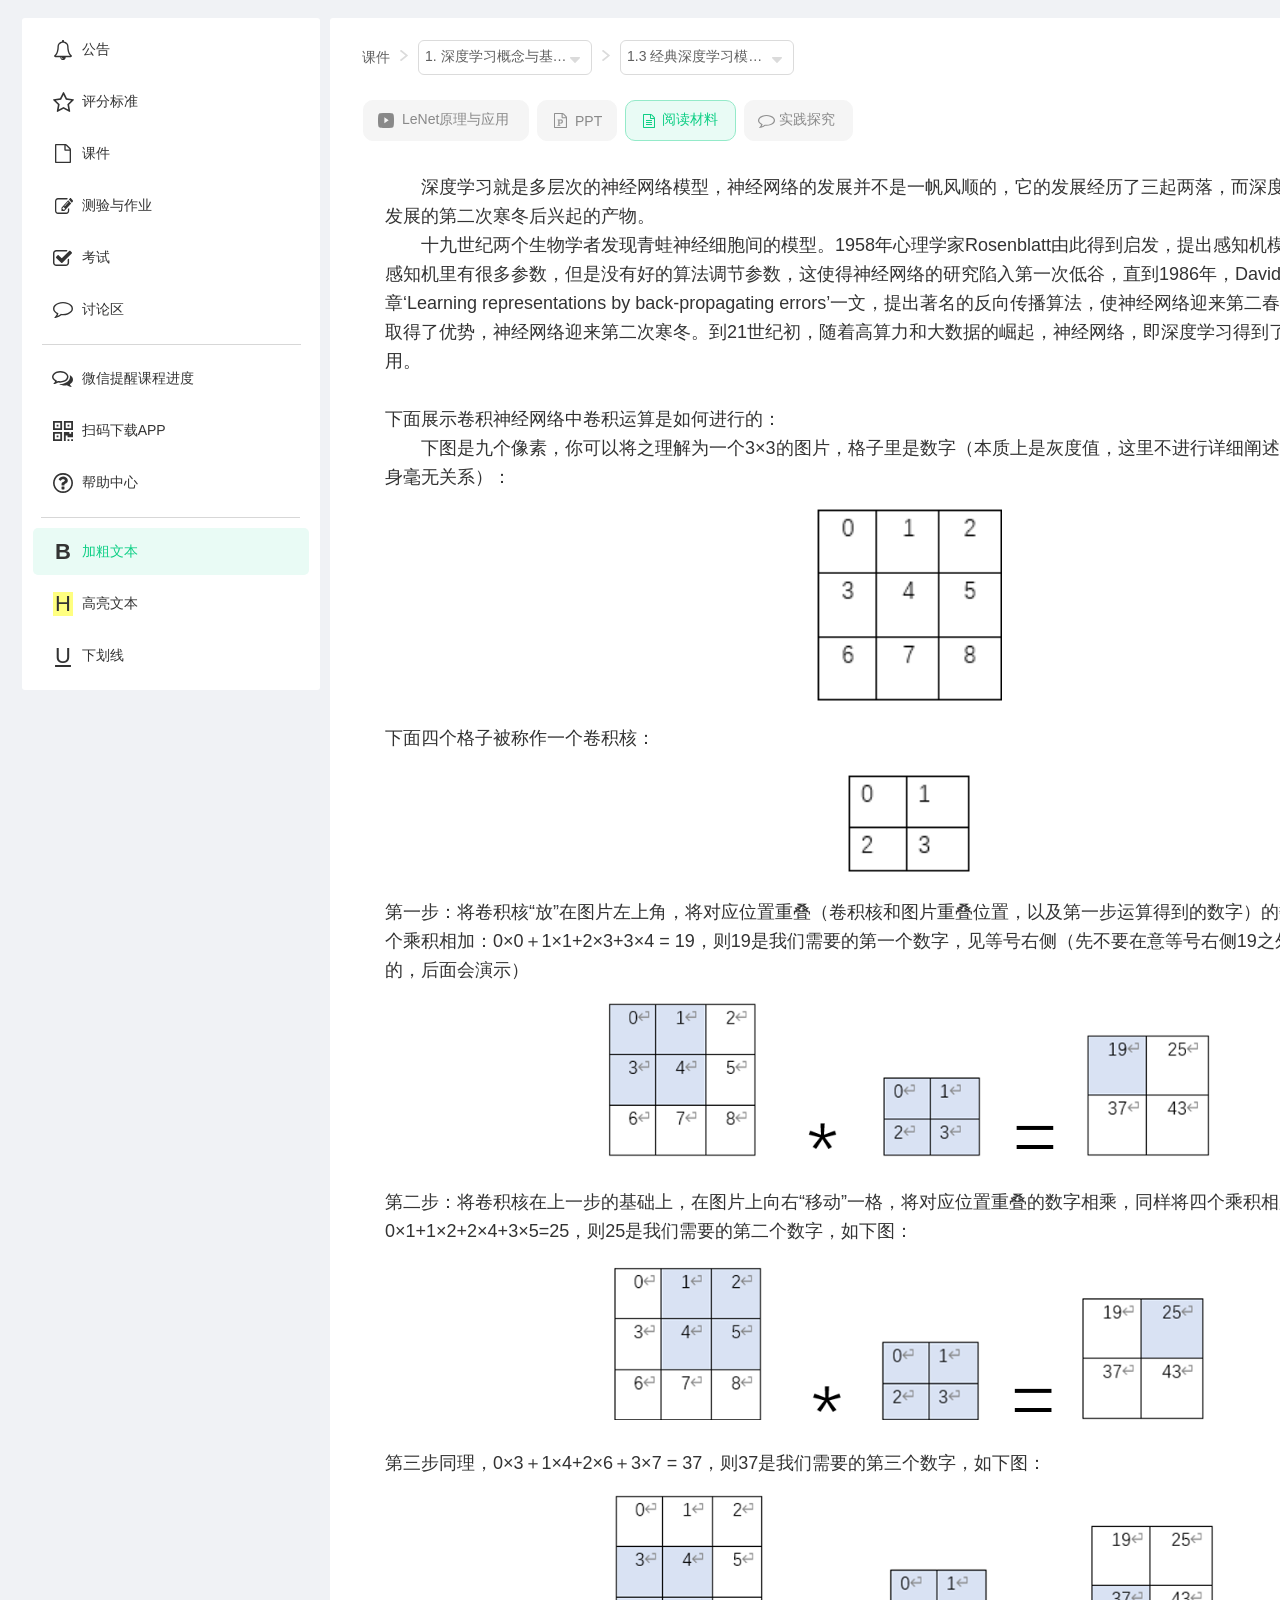
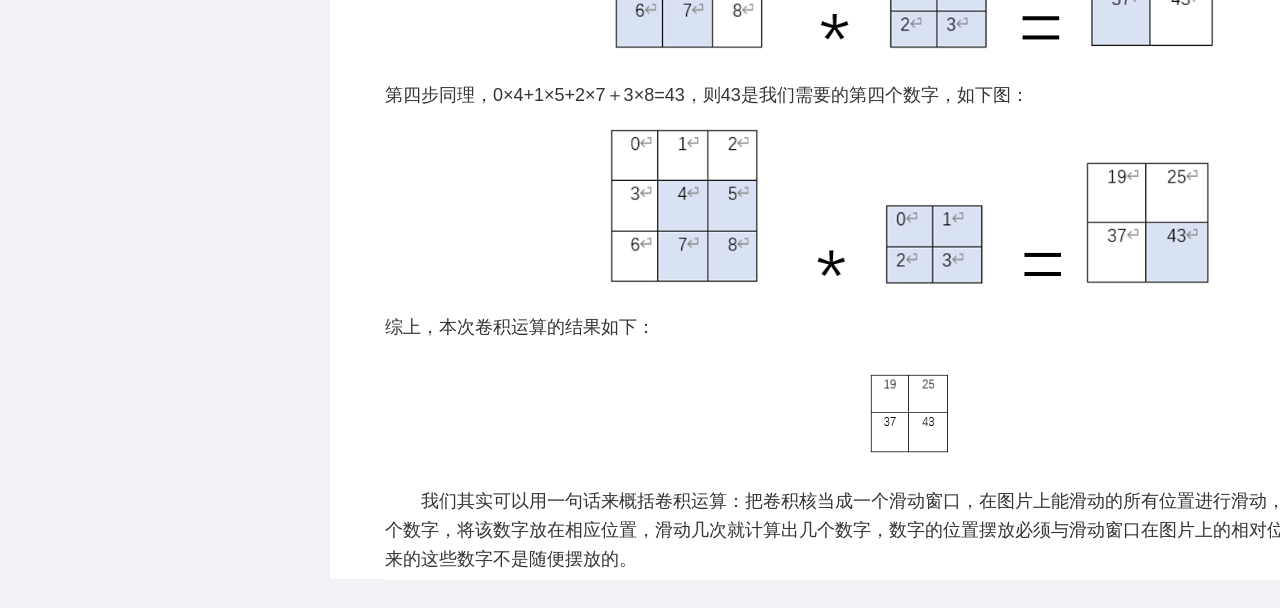
<file: index.html>
﻿<!DOCTYPE html>
<html>
  <head>
    <title>Page 1</title>
    <meta http-equiv="X-UA-Compatible" content="IE=edge"/>
    <meta http-equiv="content-type" content="text/html; charset=utf-8"/>
    <link href="resources/css/axure_rp_page.css" type="text/css" rel="stylesheet"/>
    <link href="data/styles.css" type="text/css" rel="stylesheet"/>
    <link href="files/page_1/styles.css" type="text/css" rel="stylesheet"/>
    <script src="resources/scripts/jquery-3.2.1.min.js"></script>
    <script src="resources/scripts/axure/axQuery.js"></script>
    <script src="resources/scripts/axure/globals.js"></script>
    <script src="resources/scripts/axutils.js"></script>
    <script src="resources/scripts/axure/annotation.js"></script>
    <script src="resources/scripts/axure/axQuery.std.js"></script>
    <script src="resources/scripts/axure/doc.js"></script>
    <script src="resources/scripts/messagecenter.js"></script>
    <script src="resources/scripts/axure/events.js"></script>
    <script src="resources/scripts/axure/recording.js"></script>
    <script src="resources/scripts/axure/action.js"></script>
    <script src="resources/scripts/axure/expr.js"></script>
    <script src="resources/scripts/axure/geometry.js"></script>
    <script src="resources/scripts/axure/flyout.js"></script>
    <script src="resources/scripts/axure/model.js"></script>
    <script src="resources/scripts/axure/repeater.js"></script>
    <script src="resources/scripts/axure/sto.js"></script>
    <script src="resources/scripts/axure/utils.temp.js"></script>
    <script src="resources/scripts/axure/variables.js"></script>
    <script src="resources/scripts/axure/drag.js"></script>
    <script src="resources/scripts/axure/move.js"></script>
    <script src="resources/scripts/axure/visibility.js"></script>
    <script src="resources/scripts/axure/style.js"></script>
    <script src="resources/scripts/axure/adaptive.js"></script>
    <script src="resources/scripts/axure/tree.js"></script>
    <script src="resources/scripts/axure/init.temp.js"></script>
    <script src="resources/scripts/axure/legacy.js"></script>
    <script src="resources/scripts/axure/viewer.js"></script>
    <script src="resources/scripts/axure/math.js"></script>
    <script src="resources/scripts/axure/jquery.nicescroll.min.js"></script>
    <script src="data/document.js"></script>
    <script src="files/page_1/data.js"></script>
    <script type="text/javascript">
      $axure.utils.getTransparentGifPath = function() { return 'resources/images/transparent.gif'; };
      $axure.utils.getOtherPath = function() { return 'resources/Other.html'; };
      $axure.utils.getReloadPath = function() { return 'resources/reload.html'; };
    </script>
  </head>
  <body>
    <div id="base" class="">

      <!-- Unnamed (矩形) -->
      <div id="u0" class="ax_default box_1">
        <div id="u0_div" class=""></div>
        <div id="u0_text" class="text " style="display:none; visibility: hidden">
          <p></p>
        </div>
      </div>

      <!-- Unnamed (矩形) -->
      <div id="u1" class="ax_default box_1">
        <img id="u1_img" class="img " src="images/page_1/u1.svg"/>
        <div id="u1_text" class="text " style="display:none; visibility: hidden">
          <p></p>
        </div>
      </div>

      <!-- Unnamed (动态面板) -->
      <div id="u2" class="ax_default">
        <div id="u2_state0" class="panel_state" data-label="状态 1" style="">
          <div id="u2_state0_content" class="panel_state_content">

            <!-- Unnamed (矩形) -->
            <div id="u3" class="ax_default box_1">
              <img id="u3_img" class="img " src="images/page_1/u3.svg"/>
              <div id="u3_text" class="text " style="display:none; visibility: hidden">
                <p></p>
              </div>
            </div>

            <!-- Unnamed (组合) -->
            <div id="u4" class="ax_default" selectiongroup="项目" data-left="12" data-top="269" data-width="276" data-height="47" layer-opacity="1">

              <!-- Unnamed (矩形) -->
              <div id="u5" class="ax_default button">
                <div id="u5_div" class=""></div>
                <div id="u5_text" class="text ">
                  <p><span>&nbsp;&nbsp; &nbsp; &nbsp; &nbsp; &nbsp;&nbsp; 讨论区</span></p>
                </div>
              </div>

              <!-- Unnamed (形状) -->
              <div id="u6" class="ax_default icon">
                <img id="u6_img" class="img " src="images/page_1/u6.svg"/>
                <div id="u6_text" class="text " style="display:none; visibility: hidden">
                  <p></p>
                </div>
              </div>
            </div>

            <!-- Unnamed (组合) -->
            <div id="u7" class="ax_default" data-left="12" data-top="338" data-width="276" data-height="47" layer-opacity="1">

              <!-- Unnamed (矩形) -->
              <div id="u8" class="ax_default button">
                <div id="u8_div" class=""></div>
                <div id="u8_text" class="text ">
                  <p><span>&nbsp;&nbsp; &nbsp; &nbsp; &nbsp; &nbsp;&nbsp; 微信提醒课程进度</span></p>
                </div>
              </div>

              <!-- Unnamed (形状) -->
              <div id="u9" class="ax_default icon">
                <img id="u9_img" class="img " src="images/page_1/u9.svg"/>
                <div id="u9_text" class="text " style="display:none; visibility: hidden">
                  <p></p>
                </div>
              </div>
            </div>

            <!-- Unnamed (组合) -->
            <div id="u10" class="ax_default" data-left="12" data-top="390" data-width="276" data-height="47" layer-opacity="1">

              <!-- Unnamed (矩形) -->
              <div id="u11" class="ax_default button">
                <div id="u11_div" class=""></div>
                <div id="u11_text" class="text ">
                  <p><span>&nbsp;&nbsp; &nbsp; &nbsp; &nbsp; &nbsp;&nbsp; 扫码下载APP</span></p>
                </div>
              </div>

              <!-- Unnamed (形状) -->
              <div id="u12" class="ax_default icon">
                <img id="u12_img" class="img " src="images/page_1/u12.svg"/>
                <div id="u12_text" class="text " style="display:none; visibility: hidden">
                  <p></p>
                </div>
              </div>
            </div>

            <!-- Unnamed (组合) -->
            <div id="u13" class="ax_default" data-left="12" data-top="442" data-width="276" data-height="47" layer-opacity="1">

              <!-- Unnamed (矩形) -->
              <div id="u14" class="ax_default button">
                <div id="u14_div" class=""></div>
                <div id="u14_text" class="text ">
                  <p><span>&nbsp;&nbsp; &nbsp; &nbsp; &nbsp; &nbsp;&nbsp; 帮助中心</span></p>
                </div>
              </div>

              <!-- Unnamed (形状) -->
              <div id="u15" class="ax_default icon">
                <img id="u15_img" class="img " src="images/page_1/u15.svg"/>
                <div id="u15_text" class="text " style="display:none; visibility: hidden">
                  <p></p>
                </div>
              </div>
            </div>

            <!-- Unnamed (直线) -->
            <div id="u16" class="ax_default line">
              <img id="u16_img" class="img " src="images/page_1/u16.svg"/>
              <div id="u16_text" class="text " style="display:none; visibility: hidden">
                <p></p>
              </div>
            </div>

            <!-- Unnamed (直线) -->
            <div id="u17" class="ax_default line">
              <img id="u17_img" class="img " src="images/page_1/u16.svg"/>
              <div id="u17_text" class="text " style="display:none; visibility: hidden">
                <p></p>
              </div>
            </div>

            <!-- Unnamed (组合) -->
            <div id="u18" class="ax_default" selectiongroup="项目" data-left="12" data-top="9" data-width="276" data-height="47" layer-opacity="1">

              <!-- Unnamed (矩形) -->
              <div id="u19" class="ax_default button">
                <div id="u19_div" class=""></div>
                <div id="u19_text" class="text ">
                  <p><span>&nbsp;&nbsp; &nbsp; &nbsp; &nbsp; &nbsp;&nbsp; 公告</span></p>
                </div>
              </div>

              <!-- Unnamed (形状) -->
              <div id="u20" class="ax_default icon">
                <img id="u20_img" class="img " src="images/page_1/u20.svg"/>
                <div id="u20_text" class="text " style="display:none; visibility: hidden">
                  <p></p>
                </div>
              </div>
            </div>

            <!-- Unnamed (组合) -->
            <div id="u21" class="ax_default" selectiongroup="项目" data-left="12" data-top="113" data-width="276" data-height="47" layer-opacity="1">

              <!-- Unnamed (矩形) -->
              <div id="u22" class="ax_default button">
                <div id="u22_div" class=""></div>
                <div id="u22_text" class="text ">
                  <p><span>&nbsp;&nbsp; &nbsp; &nbsp; &nbsp; &nbsp;&nbsp; 课件</span></p>
                </div>
              </div>

              <!-- Unnamed (形状) -->
              <div id="u23" class="ax_default icon">
                <img id="u23_img" class="img " src="images/page_1/u23.svg"/>
                <div id="u23_text" class="text " style="display:none; visibility: hidden">
                  <p></p>
                </div>
              </div>
            </div>

            <!-- Unnamed (组合) -->
            <div id="u24" class="ax_default" selectiongroup="项目" data-left="12" data-top="61" data-width="276" data-height="47" layer-opacity="1">

              <!-- Unnamed (矩形) -->
              <div id="u25" class="ax_default button">
                <div id="u25_div" class=""></div>
                <div id="u25_text" class="text ">
                  <p><span>&nbsp;&nbsp; &nbsp; &nbsp; &nbsp; &nbsp;&nbsp; 评分标准</span></p>
                </div>
              </div>

              <!-- Unnamed (形状) -->
              <div id="u26" class="ax_default icon">
                <img id="u26_img" class="img " src="images/page_1/u26.svg"/>
                <div id="u26_text" class="text " style="display:none; visibility: hidden">
                  <p></p>
                </div>
              </div>
            </div>

            <!-- Unnamed (组合) -->
            <div id="u27" class="ax_default" selectiongroup="项目" data-left="12" data-top="165" data-width="276" data-height="47" layer-opacity="1">

              <!-- Unnamed (矩形) -->
              <div id="u28" class="ax_default button">
                <div id="u28_div" class=""></div>
                <div id="u28_text" class="text ">
                  <p><span>&nbsp;&nbsp; &nbsp; &nbsp; &nbsp; &nbsp;&nbsp; 测验与作业</span></p>
                </div>
              </div>

              <!-- Unnamed (形状) -->
              <div id="u29" class="ax_default icon">
                <img id="u29_img" class="img " src="images/page_1/u29.svg"/>
                <div id="u29_text" class="text " style="display:none; visibility: hidden">
                  <p></p>
                </div>
              </div>
            </div>

            <!-- Unnamed (组合) -->
            <div id="u30" class="ax_default" selectiongroup="项目" data-left="12" data-top="217" data-width="276" data-height="47" layer-opacity="1">

              <!-- Unnamed (矩形) -->
              <div id="u31" class="ax_default button">
                <div id="u31_div" class=""></div>
                <div id="u31_text" class="text ">
                  <p><span>&nbsp;&nbsp; &nbsp; &nbsp; &nbsp; &nbsp;&nbsp; 考试</span></p>
                </div>
              </div>

              <!-- Unnamed (形状) -->
              <div id="u32" class="ax_default icon">
                <img id="u32_img" class="img " src="images/page_1/u32.svg"/>
                <div id="u32_text" class="text " style="display:none; visibility: hidden">
                  <p></p>
                </div>
              </div>
            </div>

            <!-- Unnamed (组合) -->
            <div id="u33" class="ax_default" data-left="12" data-top="511" data-width="276" data-height="47" layer-opacity="1">

              <!-- Unnamed (矩形) -->
              <div id="u34" class="ax_default button selected" selectiongroup="线索">
                <div id="u34_div" class="selected"></div>
                <div id="u34_text" class="text ">
                  <p><span>&nbsp;&nbsp; &nbsp; &nbsp; &nbsp; &nbsp;&nbsp; 加粗文本</span></p>
                </div>
              </div>

              <!-- Unnamed (矩形) -->
              <div id="u35" class="ax_default _一级标题">
                <div id="u35_div" class=""></div>
                <div id="u35_text" class="text ">
                  <p><span>B</span></p>
                </div>
              </div>
            </div>

            <!-- Unnamed (组合) -->
            <div id="u36" class="ax_default" data-left="12" data-top="615" data-width="276" data-height="47" layer-opacity="1">

              <!-- Unnamed (矩形) -->
              <div id="u37" class="ax_default button" selectiongroup="线索">
                <div id="u37_div" class=""></div>
                <div id="u37_text" class="text ">
                  <p><span>&nbsp;&nbsp; &nbsp; &nbsp; &nbsp; &nbsp;&nbsp; 下划线</span></p>
                </div>
              </div>

              <!-- Unnamed (矩形) -->
              <div id="u38" class="ax_default _一级标题">
                <div id="u38_div" class=""></div>
                <div id="u38_text" class="text ">
                  <p><span style="text-decoration:underline ;">U</span></p>
                </div>
              </div>
            </div>

            <!-- Unnamed (组合) -->
            <div id="u39" class="ax_default" data-left="12" data-top="563" data-width="276" data-height="47" layer-opacity="1">

              <!-- Unnamed (矩形) -->
              <div id="u40" class="ax_default button" selectiongroup="线索">
                <div id="u40_div" class=""></div>
                <div id="u40_text" class="text ">
                  <p><span>&nbsp;&nbsp; &nbsp; &nbsp; &nbsp; &nbsp;&nbsp; 高亮文本</span></p>
                </div>
              </div>

              <!-- Unnamed (矩形) -->
              <div id="u41" class="ax_default _一级标题">
                <div id="u41_div" class=""></div>
                <div id="u41_text" class="text ">
                  <p><span>H</span></p>
                </div>
              </div>
            </div>
          </div>
        </div>
      </div>

      <!-- Unnamed (矩形) -->
      <div id="u42" class="ax_default label">
        <div id="u42_div" class=""></div>
        <div id="u42_text" class="text ">
          <p><span>课件</span></p>
        </div>
      </div>

      <!-- Unnamed (矩形) -->
      <div id="u43" class="ax_default box_1">
        <div id="u43_div" class=""></div>
        <div id="u43_text" class="text ">
          <p><span>向老师提问</span></p>
        </div>
      </div>

      <!-- Unnamed (形状) -->
      <div id="u44" class="ax_default icon">
        <img id="u44_img" class="img " src="images/page_1/u44.svg"/>
        <div id="u44_text" class="text " style="display:none; visibility: hidden">
          <p></p>
        </div>
      </div>

      <!-- Unnamed (形状) -->
      <div id="u45" class="ax_default icon">
        <img id="u45_img" class="img " src="images/page_1/u44.svg"/>
        <div id="u45_text" class="text " style="display:none; visibility: hidden">
          <p></p>
        </div>
      </div>

      <!-- Unnamed (组合) -->
      <div id="u46" class="ax_default" data-left="429" data-top="40" data-width="174" data-height="35" layer-opacity="1">

        <!-- Unnamed (矩形) -->
        <div id="u47" class="ax_default box_1">
          <div id="u47_div" class=""></div>
          <div id="u47_text" class="text " style="display:none; visibility: hidden">
            <p></p>
          </div>
        </div>

        <!-- Unnamed (矩形) -->
        <div id="u48" class="ax_default label">
          <div id="u48_div" class=""></div>
          <div id="u48_text" class="text ">
            <p><span>1. 深度学习概念与基…</span></p>
          </div>
        </div>

        <!-- Unnamed (形状) -->
        <div id="u49" class="ax_default icon">
          <img id="u49_img" class="img " src="images/page_1/u49.svg"/>
          <div id="u49_text" class="text " style="display:none; visibility: hidden">
            <p></p>
          </div>
        </div>
      </div>

      <!-- Unnamed (组合) -->
      <div id="u50" class="ax_default" data-left="631" data-top="40" data-width="174" data-height="35" layer-opacity="1">

        <!-- Unnamed (矩形) -->
        <div id="u51" class="ax_default box_1">
          <div id="u51_div" class=""></div>
          <div id="u51_text" class="text " style="display:none; visibility: hidden">
            <p></p>
          </div>
        </div>

        <!-- Unnamed (矩形) -->
        <div id="u52" class="ax_default label">
          <div id="u52_div" class=""></div>
          <div id="u52_text" class="text ">
            <p><span>1.3 经典深度学习模…</span></p>
          </div>
        </div>

        <!-- Unnamed (形状) -->
        <div id="u53" class="ax_default icon">
          <img id="u53_img" class="img " src="images/page_1/u49.svg"/>
          <div id="u53_text" class="text " style="display:none; visibility: hidden">
            <p></p>
          </div>
        </div>
      </div>

      <!-- Unnamed (组合) -->
      <div id="u54" class="ax_default" data-left="374" data-top="100" data-width="166" data-height="41" layer-opacity="1">

        <!-- Unnamed (矩形) -->
        <div id="u55" class="ax_default box_1">
          <div id="u55_div" class=""></div>
          <div id="u55_text" class="text " style="display:none; visibility: hidden">
            <p></p>
          </div>
        </div>

        <!-- Unnamed (形状) -->
        <div id="u56" class="ax_default icon">
          <img id="u56_img" class="img " src="images/page_1/u56.svg"/>
          <div id="u56_text" class="text " style="display:none; visibility: hidden">
            <p></p>
          </div>
        </div>

        <!-- Unnamed (矩形) -->
        <div id="u57" class="ax_default label">
          <div id="u57_div" class=""></div>
          <div id="u57_text" class="text ">
            <p><span>LeNet原理与应用</span></p>
          </div>
        </div>
      </div>

      <!-- 长文本加粗 (形状) -->
      <div id="u58" class="ax_default label" data-label="长文本加粗">
        <img id="u58_img" class="img " src="images/page_1/长文本加粗_u58.svg"/>
        <div id="u58_text" class="text ">
          <p><span>　　深度学习就是多层次的神经网络模型，神经网络的发展并不是一帆风顺的，它的发展经历了三起两落，而深度学习就是神经网络发展的第二次寒冬后兴起的产物。</span></p><p><span>　　十九世纪两个生物学者发现青蛙神经细胞间的模型。1958年心理学家Rosenblatt由此得到启发，提出感知机模型。</span></p><p><span>感知机里有很多参数，但是没有好的算法调节参数，这使得神经网络的研究陷入第一次低谷，直到1986年，David 等发表文章‘Learning representations by back-propagating errors’一文，提出著名的反向传播算法，使神经网络迎来第二春。但后来支持向量机取得了优势，神经网络迎来第二次寒冬。到21世纪初，随着高算力和大数据的崛起，神经网络，即深度学习得到了前所未有的广泛应用。</span></p><p><span><br></span></p><p><span>下面展示卷积神经网络中卷积运算是如何进行的：</span></p><p><span>　　下图是九个像素，你可以将之理解为一个3×3的图片，格子里是数字（本质上是灰度值，这里不进行详细阐述，因为与卷积运算本身毫无关系）：</span></p><p><span><br></span></p><p><span><br></span></p><p><span><br></span></p><p><span><br></span></p><p><span><br></span></p><p><span><br></span></p><p><span><br></span></p><p><span><br></span></p><p><span>下面四个格子被称作一个卷积核：</span></p><p><span><br></span></p><p><span><br></span></p><p><span><br></span></p><p><span><br></span></p><p><span><br></span></p><p><span>第一步：将卷积核“放”在图片左上角，将对应位置重叠（卷积核和图片重叠位置，以及第一步运算得到的数字）的数字相乘，然后将四个乘积相加：0×0＋1×1+2×3+3×4 = 19，则19是我们需要的第一个数字，见等号右侧（先不要在意等号右侧19之外的三个数字怎么来的，后面会演示）</span></p><p><span><br></span></p><p><span><br></span></p><p><span><br></span></p><p><span><br></span></p><p><span><br></span></p><p><span><br></span></p><p><span><br></span></p><p><span>第二步：将卷积核在上一步的基础上，在图片上向右“移动”一格，将对应位置重叠的数字相乘，同样将四个乘积相加：0×1+1×2+2×4+3×5=25，则25是我们需要的第二个数字，如下图：</span></p><p><span><br></span></p><p><span><br></span></p><p><span><br></span></p><p><span><br></span></p><p><span><br></span></p><p><span><br></span></p><p><span><br></span></p><p><span>第三步同理，0×3＋1×4+2×6＋3×7 = 37，则37是我们需要的第三个数字，如下图：</span></p><p><span><br></span></p><p><span><br></span></p><p><span><br></span></p><p><span><br></span></p><p><span><br></span></p><p><span><br></span></p><p><span><br></span></p><p><span>第四步同理，0×4+1×5+2×7＋3×8=43，则43是我们需要的第四个数字，如下图：</span></p><p><span><br></span></p><p><span><br></span></p><p><span><br></span></p><p><span><br></span></p><p><span><br></span></p><p><span><br></span></p><p><span><br></span></p><p><span>综上，本次卷积运算的结果如下：</span></p><p><span><br></span></p><p><span><br></span></p><p><span><br></span></p><p><span><br></span></p><p><span><br></span></p><p><span>　　我们其实可以用一句话来概括卷积运算：把卷积核当成一个滑动窗口，在图片上能滑动的所有位置进行滑动，每次滑动计算出单个数字，将该数字放在相应位置，滑动几次就计算出几个数字，数字的位置摆放必须与滑动窗口在图片上的相对位置一致，即，算出来的这些数字不是随便摆放的。</span></p>
        </div>
      </div>

      <!-- Unnamed (组合) -->
      <div id="u59" class="ax_default" data-left="548" data-top="100" data-width="80" data-height="41" layer-opacity="1">

        <!-- Unnamed (矩形) -->
        <div id="u60" class="ax_default box_1">
          <div id="u60_div" class=""></div>
          <div id="u60_text" class="text " style="display:none; visibility: hidden">
            <p></p>
          </div>
        </div>

        <!-- Unnamed (形状) -->
        <div id="u61" class="ax_default icon">
          <img id="u61_img" class="img " src="images/page_1/u61.svg"/>
          <div id="u61_text" class="text " style="display:none; visibility: hidden">
            <p></p>
          </div>
        </div>

        <!-- Unnamed (矩形) -->
        <div id="u62" class="ax_default label">
          <div id="u62_div" class=""></div>
          <div id="u62_text" class="text ">
            <p><span>PPT</span></p>
          </div>
        </div>
      </div>

      <!-- Unnamed (组合) -->
      <div id="u63" class="ax_default" data-left="755" data-top="100" data-width="109" data-height="41" layer-opacity="1">

        <!-- Unnamed (矩形) -->
        <div id="u64" class="ax_default box_1">
          <div id="u64_div" class=""></div>
          <div id="u64_text" class="text " style="display:none; visibility: hidden">
            <p></p>
          </div>
        </div>

        <!-- Unnamed (形状) -->
        <div id="u65" class="ax_default icon">
          <img id="u65_img" class="img " src="images/page_1/u65.svg"/>
          <div id="u65_text" class="text " style="display:none; visibility: hidden">
            <p></p>
          </div>
        </div>

        <!-- Unnamed (矩形) -->
        <div id="u66" class="ax_default label">
          <div id="u66_div" class=""></div>
          <div id="u66_text" class="text ">
            <p><span>实践探究</span></p>
          </div>
        </div>
      </div>

      <!-- Unnamed (组合) -->
      <div id="u67" class="ax_default" data-left="636" data-top="100" data-width="111" data-height="41" layer-opacity="1">

        <!-- Unnamed (矩形) -->
        <div id="u68" class="ax_default box_1">
          <div id="u68_div" class=""></div>
          <div id="u68_text" class="text " style="display:none; visibility: hidden">
            <p></p>
          </div>
        </div>

        <!-- Unnamed (形状) -->
        <div id="u69" class="ax_default icon">
          <img id="u69_img" class="img " src="images/page_1/u69.svg"/>
          <div id="u69_text" class="text " style="display:none; visibility: hidden">
            <p></p>
          </div>
        </div>

        <!-- Unnamed (矩形) -->
        <div id="u70" class="ax_default label">
          <div id="u70_div" class=""></div>
          <div id="u70_text" class="text ">
            <p><span>阅读材料</span></p>
          </div>
        </div>
      </div>

      <!-- Unnamed (组合) -->
      <div id="u71" class="ax_default" data-left="619" data-top="508" data-width="607" data-height="1545" layer-opacity="1">

        <!-- Unnamed (图片) -->
        <div id="u72" class="ax_default _图片">
          <img id="u72_img" class="img " src="images/page_1/u72.png"/>
          <div id="u72_text" class="text " style="display:none; visibility: hidden">
            <p></p>
          </div>
        </div>

        <!-- Unnamed (图片) -->
        <div id="u73" class="ax_default _图片">
          <img id="u73_img" class="img " src="images/page_1/u73.png"/>
          <div id="u73_text" class="text " style="display:none; visibility: hidden">
            <p></p>
          </div>
        </div>

        <!-- Unnamed (图片) -->
        <div id="u74" class="ax_default _图片">
          <img id="u74_img" class="img " src="images/page_1/u74.png"/>
          <div id="u74_text" class="text " style="display:none; visibility: hidden">
            <p></p>
          </div>
        </div>

        <!-- Unnamed (图片) -->
        <div id="u75" class="ax_default _图片">
          <img id="u75_img" class="img " src="images/page_1/u75.png"/>
          <div id="u75_text" class="text " style="display:none; visibility: hidden">
            <p></p>
          </div>
        </div>

        <!-- Unnamed (图片) -->
        <div id="u76" class="ax_default _图片">
          <img id="u76_img" class="img " src="images/page_1/u76.png"/>
          <div id="u76_text" class="text " style="display:none; visibility: hidden">
            <p></p>
          </div>
        </div>

        <!-- Unnamed (图片) -->
        <div id="u77" class="ax_default _图片">
          <img id="u77_img" class="img " src="images/page_1/u77.png"/>
          <div id="u77_text" class="text " style="display:none; visibility: hidden">
            <p></p>
          </div>
        </div>

        <!-- Unnamed (图片) -->
        <div id="u78" class="ax_default _图片">
          <img id="u78_img" class="img " src="images/page_1/u78.png"/>
          <div id="u78_text" class="text " style="display:none; visibility: hidden">
            <p></p>
          </div>
        </div>
      </div>
    </div>
    <script src="resources/scripts/axure/ios.js"></script>
  </body>
</html>
</file>
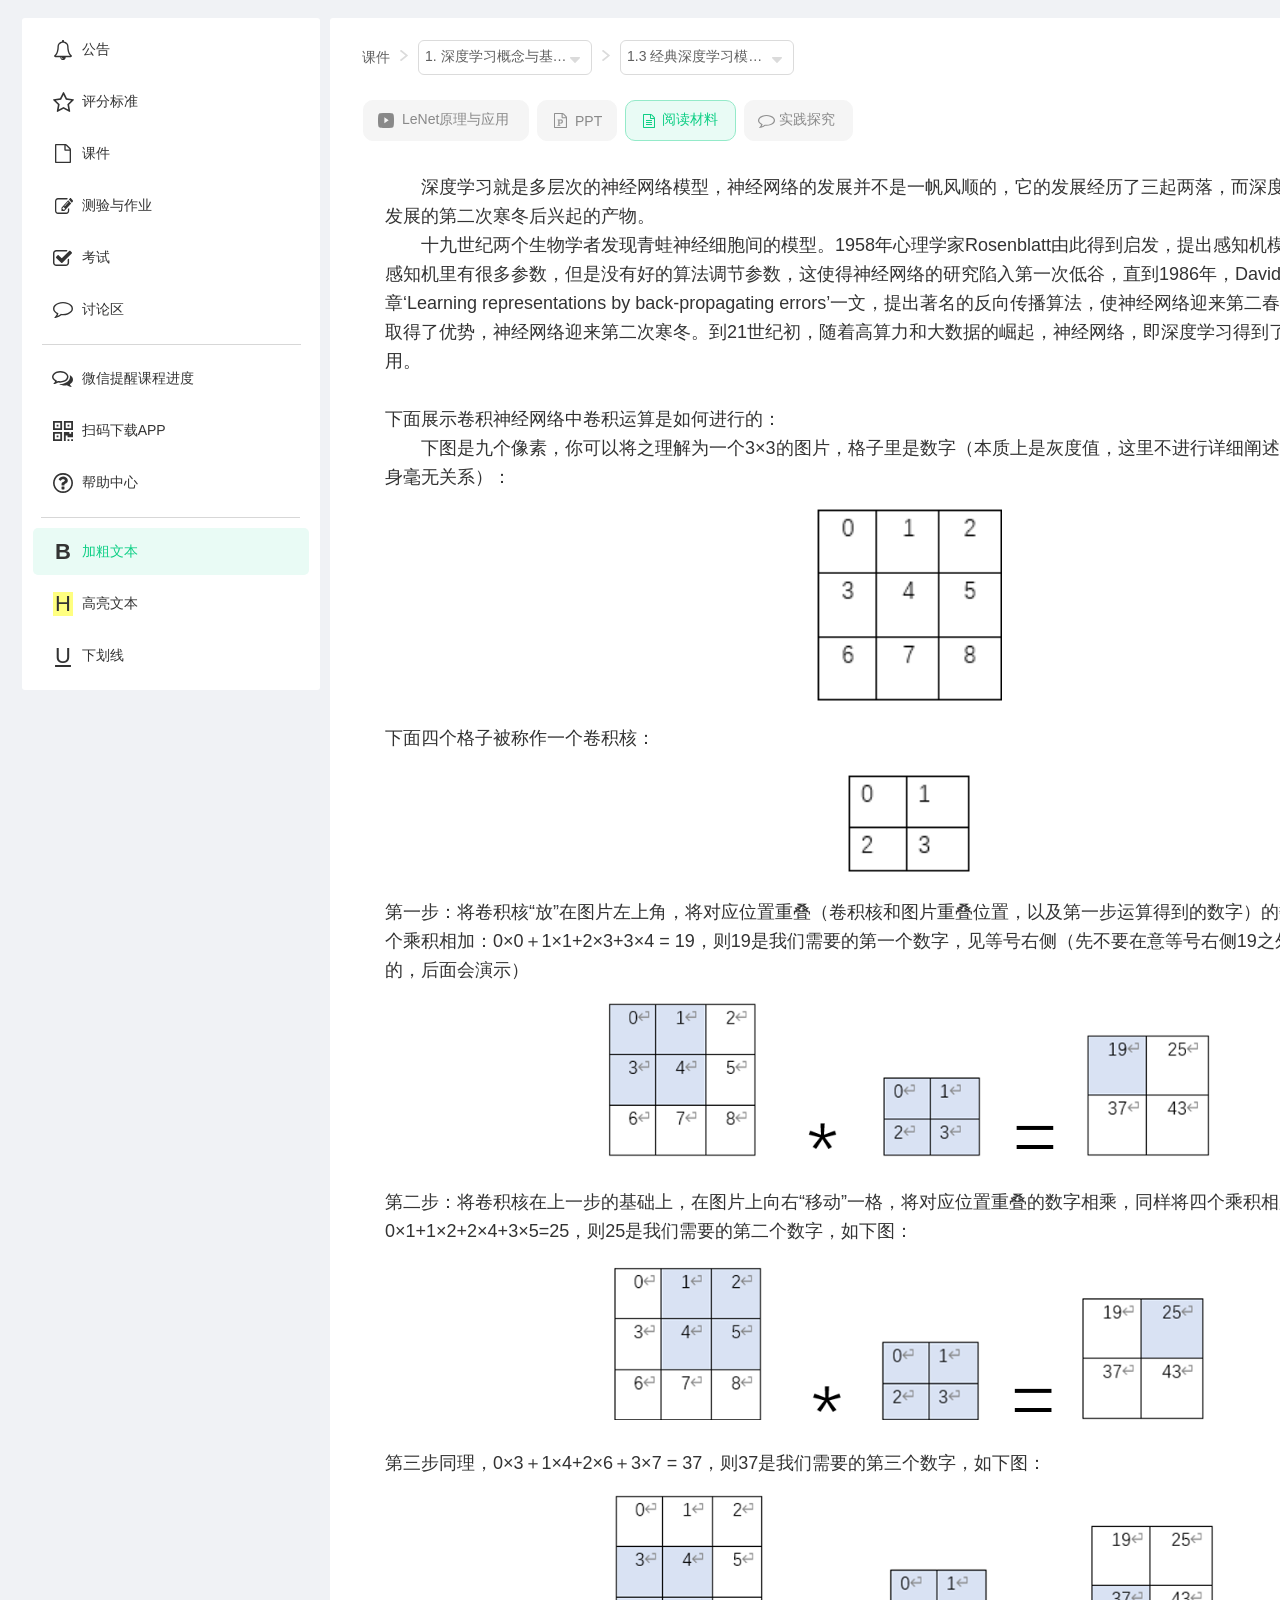
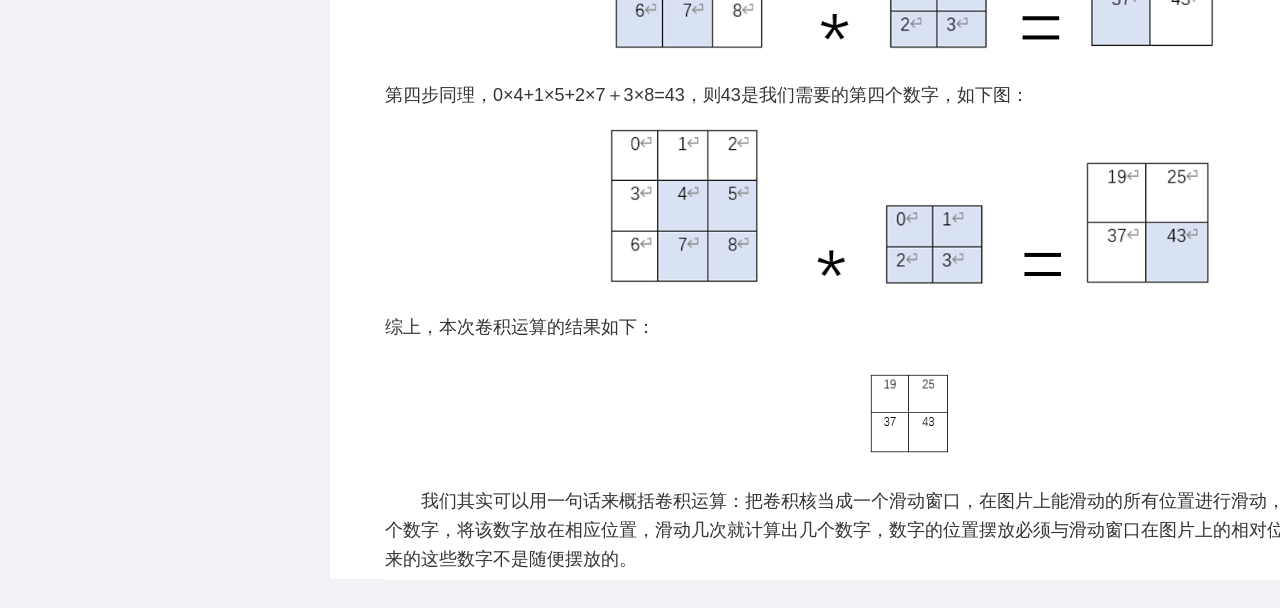
<file: resources/reload.html>
﻿<html>
	<head>
		<title></title>
	</head>
	<body>
	
	<script language="javascript">
	function getUrl() {
      var query = window.location.search.substring(1);
      var vars = query.split("&&&");
      for (var i=0;i<vars.length;i++) {
        var url = vars[i];
        return decodeURI(url).replace("html%23","html#");
      } 
    }

    var rel = '../';
    var url = getUrl();
    if (url.indexOf(":") > 0 && url.indexOf(":") < 10) rel = '';
	self.location.href = rel + url;
	</script>
	
	</body>
</html>
</file>
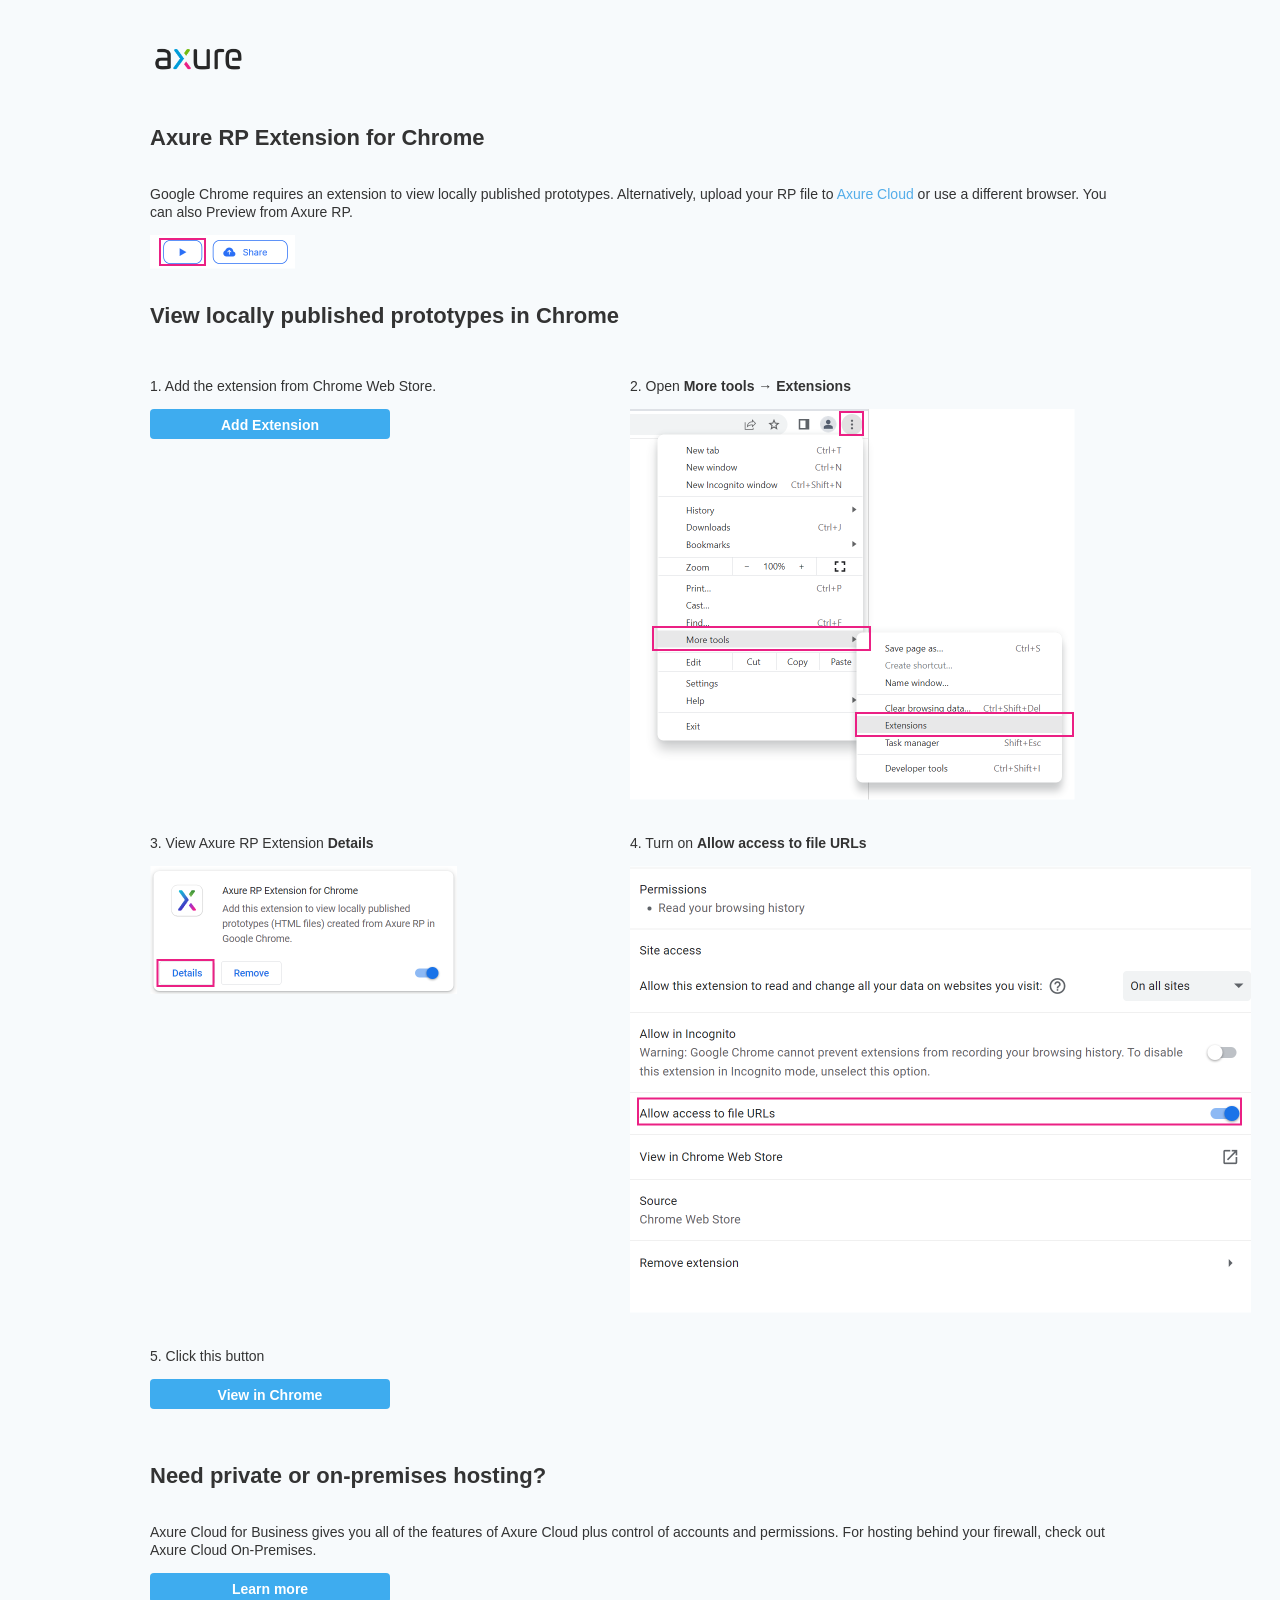
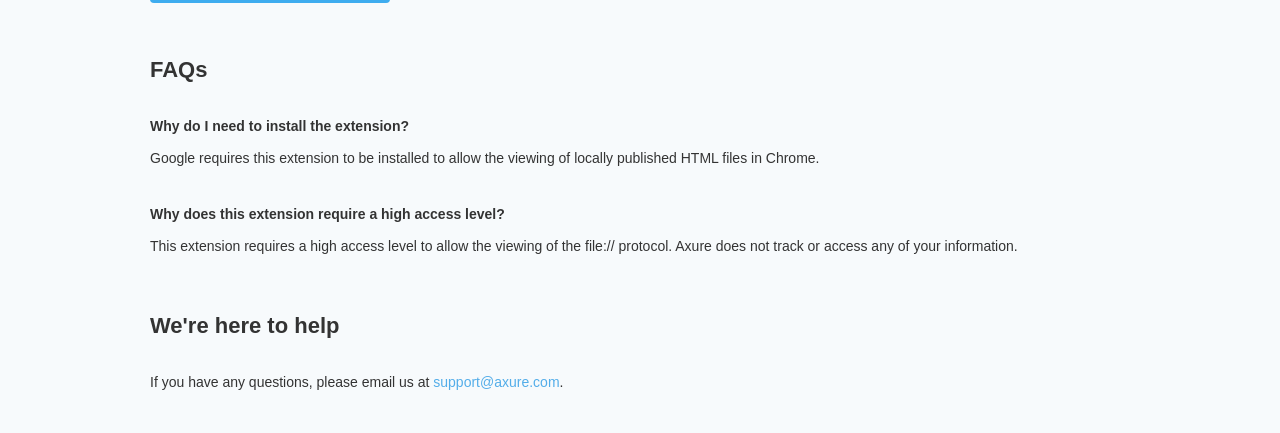
<file: resources/chrome/chrome.html>
﻿<html>
    <head>
        <title>Install the Axure RP Chrome Extension</title>
        <style type="text/css">
            * {
                font-family: "Source Sans Pro", sans-serif;
            }
            body {
                text-align: center;
                background-color: #f7fafc;
                color: #37465e;
            }
            p {
                font-size: 14px;
                line-height: 18px;
                color: #333333;
            }
            div.container {
                width: 980px;
                margin-left: auto;
                margin-right: auto;
                text-align: left;
            }
            a {
                text-decoration: none;
                color: #ffffff;
            }
            .button {
                display: block;
                width: 240px;
                height: 30px;
                padding: 2px 8px 2px 8px;
                border-radius: 4px;
                background-color: #3eacef;
                box-sizing: border-box;
                font-family: "Source Sans Pro SemiBold", "Source Sans Pro", sans-serif;
                font-weight: 600;
                color: #ffffff;
                text-align: center;
                font-size: 14px;
                line-height: 28px;
            }
            a:hover.button {
                background-color: #1482c5;
            }
            div.left {
                width: 400px;
                float: left;
                margin-right: 80px;
            }
            div.right {
                width: 400px;
                float: left;
            }
            div.buttonContainer {
                text-align: center;
            }
            .header {
                font-size: 22px;
                color: #333333;
                line-height: 50px;
                font-weight: bold;
            }
        </style>
    </head>
    <body>
        <div class="container">
            <br />
            <br />
            <img src="axure_logo.png" alt="axure" style="width: 100px" />
            <br />
            <br />
            <p class="header">
                Axure RP Extension for Chrome
            </p>
            <p>
                Google Chrome requires an extension to view locally published prototypes. Alternatively, upload your RP file to <a href="https://www.axure.cloud" style="color: #53ADE9">Axure Cloud</a> or use a different browser. You can also Preview from Axure RP.
</p>
            <img src="preview-rp.png" alt="preview" />
            <p class="header">
                View locally published prototypes in Chrome
            </p>
            <div class="left">
                <p>
                    1. Add the extension from Chrome Web Store.
                </p>
                <div class="buttonContainer">
                    <a class="button" href="https://chrome.google.com/webstore/detail/dogkpdfcklifaemcdfbildhcofnopogp"
                       target="_blank">Add Extension</a>
                </div>
            </div>
            <div class="right">
                <p>
                    2. Open <b>More tools → Extensions</b>
                </p>
                <img src="extensions.png" alt="extensions" />
            </div>
            <div style="clear: both; height: 20px;">&nbsp;</div>
            <div class="left">
                <p>
                    3. View Axure RP Extension <b>Details</b>
                </p>
                <img src="details.png" alt="extension details" />
            </div>
            <div class="right">
                <p>
                    4. Turn on <b>Allow access to file URLs</b>
                </p>
                <img src="allow-access.png" alt="allow access" />
            </div>
            <div style="clear: both; height: 20px;">&nbsp;</div>
            <div class="left">
                <p>
                    5. Click this button
                </p>
                <div class="buttonContainer">
                    <a class="button" href="../../start.html">View in Chrome</a>
                </div>
            </div>
            <div style="clear: both; height: 20px;">
            </div>
            <p class="header">
                Need private or on-premises hosting?
            </p>
            <p>
                Axure Cloud for Business gives you all of the features of Axure Cloud plus control of accounts and permissions. For hosting behind your firewall, check out Axure Cloud On-Premises.
            </p>
            <div class="buttonContainer">
                <a class="button" href="https://www.axure.com/axure-cloud#hosted">Learn more</a>
            </div>
            <div style="clear: both; height: 20px;"></div>
            <p class="header">
                FAQs
            </p>
            <p><b>Why do I need to install the extension?</b></p>
            <p>
                Google requires this extension to be installed to allow the viewing of locally published HTML files in Chrome.
            </p>
            <div style="clear: both; height: 10px;"></div>
            <p>
                <b>Why does this extension require a high access level?</b>
            </p>
            <p>
                This extension requires a high access level to allow the viewing of the file:// protocol. Axure does not track or access any of your information.
            </p>
            <div style="clear: both; height: 10px;"></div>
            <p class="header">
                We're here to help
            </p>
            <p>
                If you have any questions, please email us at <a href="mailto:support@axure.com" style="color: #53ADE9">support@axure.com</a>.
            </p>
            <div style="clear: both; height: 20px;"></div>
        </div>
    </body>
</html>
</file>
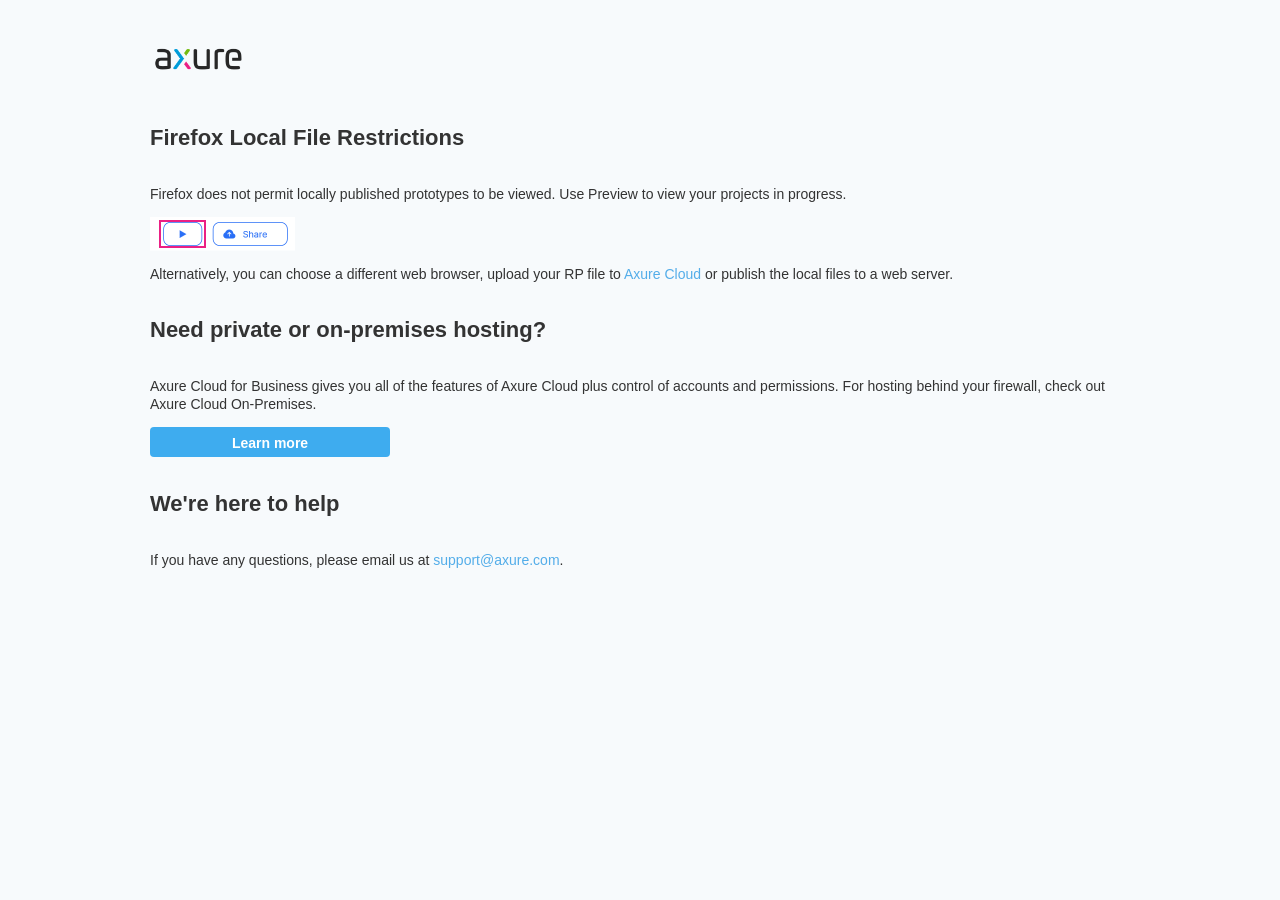
<file: resources/chrome/firefox.html>
<html>
<head>
    <title>Axure RP - Firefox Local File Restrictions</title>
        <style type="text/css">
            * {
                font-family: "Source Sans Pro", sans-serif;
            }

            body {
                text-align: center;
                background-color: #f7fafc;
                color: #37465e;
            }

            p {
                font-size: 14px;
                line-height: 18px;
                color: #333333;
            }

            div.container {
                width: 980px;
                margin-left: auto;
                margin-right: auto;
                text-align: left;
            }

            a {
                text-decoration: none;
                color: #ffffff;
            }

            .button {
                display: block;
                width: 240px;
                height: 30px;
                padding: 2px 8px 2px 8px;
                border-radius: 4px;
                background-color: #3eacef;
                box-sizing: border-box;
                font-family: "Source Sans Pro SemiBold", "Source Sans Pro", sans-serif;
                font-weight: 600;
                color: #ffffff;
                text-align: center;
                font-size: 14px;
                line-height: 28px;
            }

            a:hover.button {
                background-color: #1482c5;
            }

            div.buttonContainer {
                text-align: center;
            }

            .header {
                font-size: 22px;
                color: #333333;
                line-height: 50px;
                font-weight: bold;
            }
        </style>
    </head>
    <body>
        <div class="container">
            <br />
            <br />
            <img src="axure_logo.png" alt="axure" style="width: 100px" />
            <br />
            <br />
            <p class="header">
                Firefox Local File Restrictions
            </p>
            <p>
                Firefox does not permit locally published prototypes to be viewed. Use Preview to view your projects in progress.
            </p>
            <img src="preview-rp.png" alt="preview" />
            <p>
                Alternatively,  you can choose a different web browser, upload your RP file to <a href="https://app.axure.cloud" style="color: #53ADE9">Axure Cloud</a> or publish the local files to a web server.
            </p>
            <p class="header">
                Need private or on-premises hosting?
            </p>
            <p>
                Axure Cloud for Business gives you all of the features of Axure Cloud plus control of accounts and permissions. For hosting behind your firewall, check out Axure Cloud On-Premises.
            </p>
            <div class="buttonContainer">
                <a class="button" href="https://www.axure.com/axure-cloud#hosted">Learn more</a>
            </div>
            <p class="header">
                We're here to help
            </p>
            <p>
                If you have any questions, please email us at <a href="mailto:support@axure.com" style="color: #53ADE9 ">support@axure.com</a>.
            </p>
            <div style="clear: both; height: 20px;"></div>
        </div>
    </body>
</html>
</file>
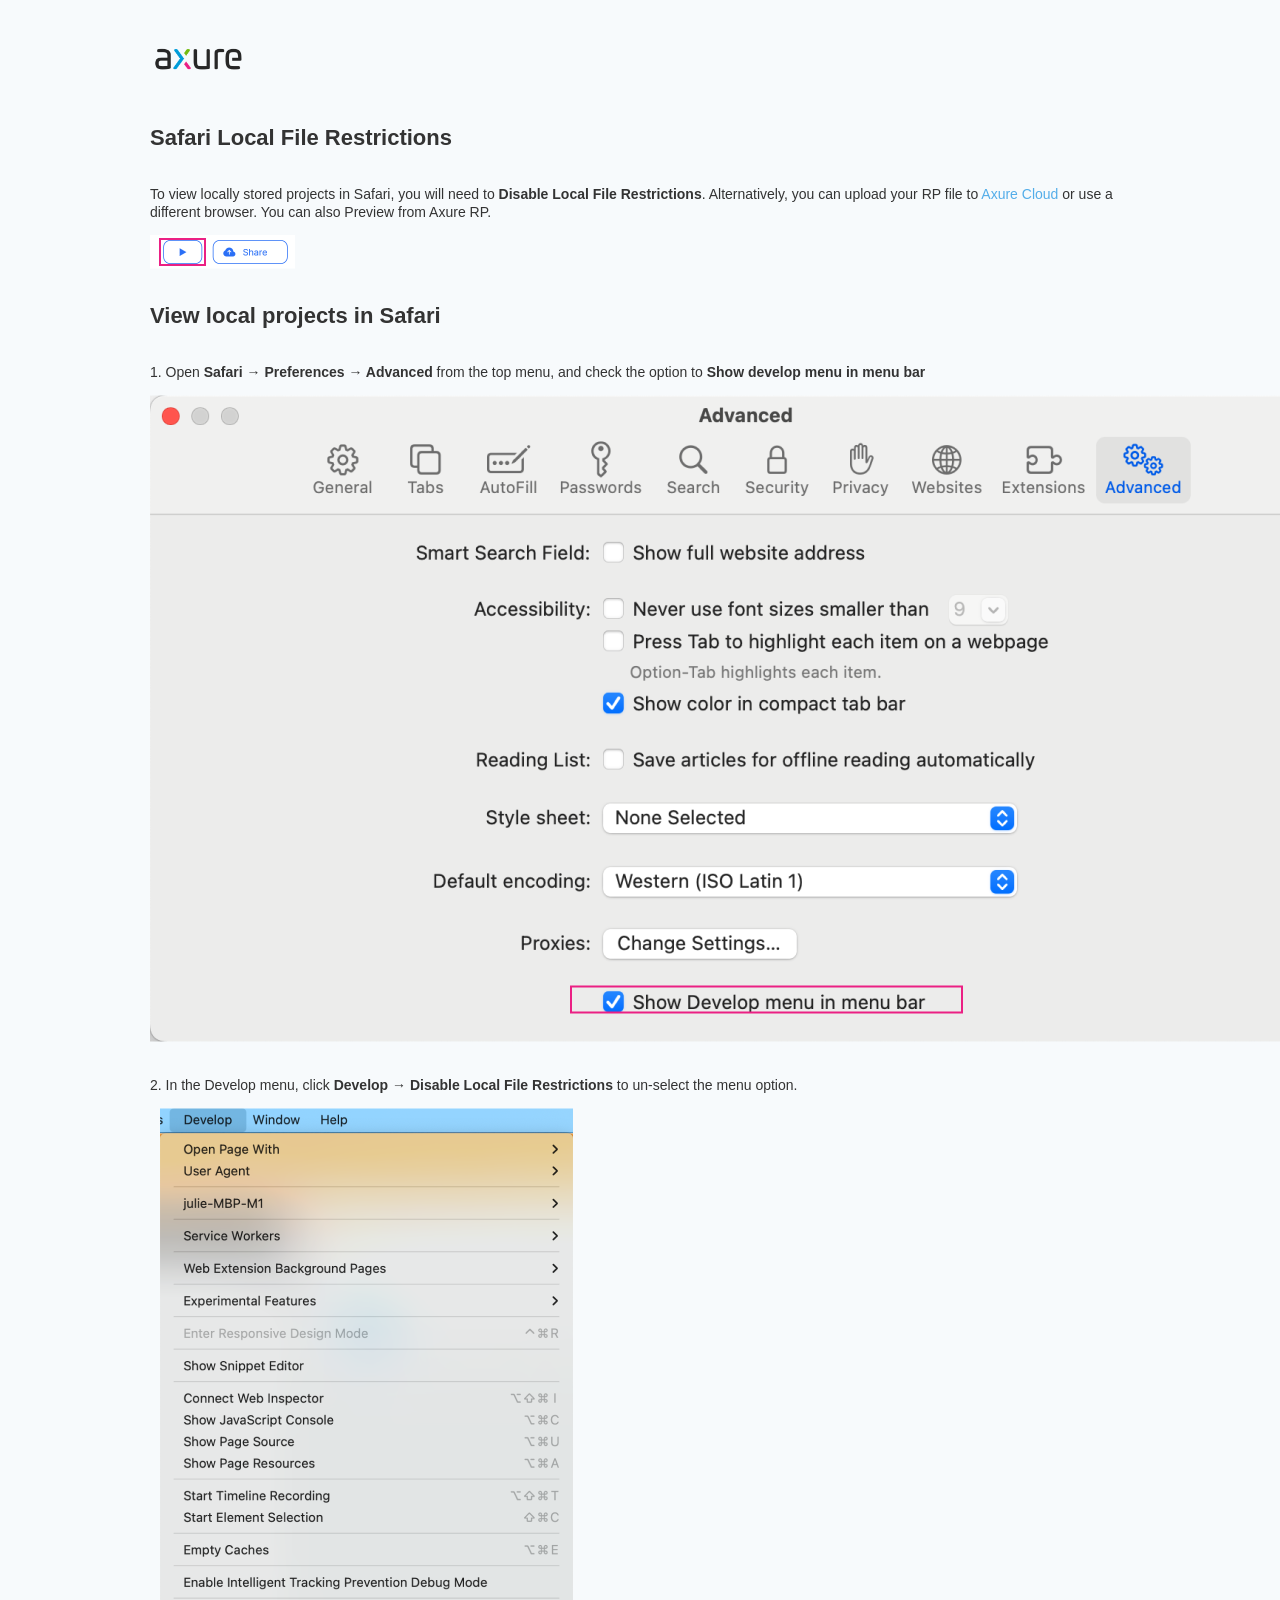
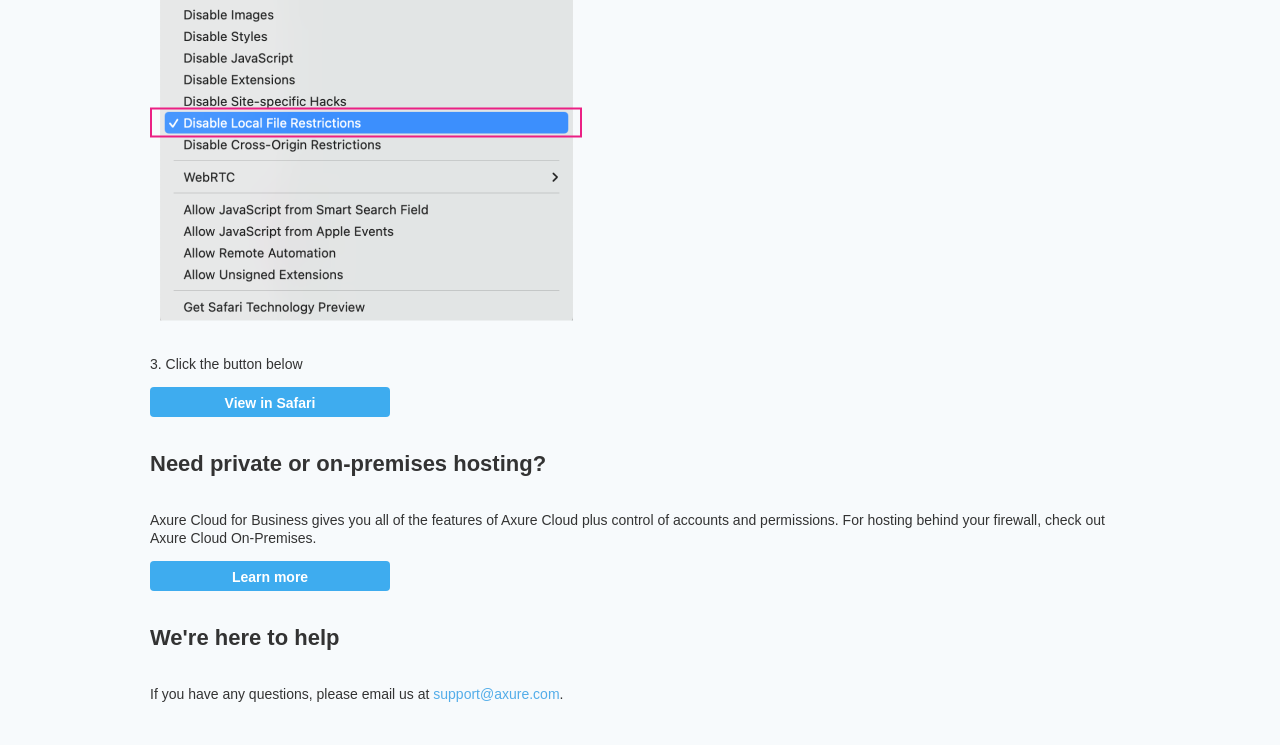
<file: resources/chrome/safari.html>
﻿<html>
    <head>
        <title>Axure RP - Safari Local File Restrictions</title>
        <style type="text/css">
            * {
                font-family: "Source Sans Pro", sans-serif;
            }

            body {
                text-align: center;
                background-color: #f7fafc;
                color: #37465e;
            }

            p {
                font-size: 14px;
                line-height: 18px;
                color: #333333;
            }

            div.container {
                width: 980px;
                margin-left: auto;
                margin-right: auto;
                text-align: left;
            }

            a {
                text-decoration: none;
                color: #ffffff;
            }

            .button {
                display: block;
                width: 240px;
                height: 30px;
                padding: 2px 8px 2px 8px;
                border-radius: 4px;
                background-color: #3eacef;
                box-sizing: border-box;
                font-family: "Source Sans Pro SemiBold", "Source Sans Pro", sans-serif;
                font-weight: 600;
                color: #ffffff;
                text-align: center;
                font-size: 14px;
                line-height: 28px;
            }

            a:hover.button {
                background-color: #1482c5;
            }

            div.buttonContainer {
                text-align: center;
            }

            .header {
                font-size: 22px;
                color: #333333;
                line-height: 50px;
                font-weight: bold;
            }
        </style>
    </head>
    <body>
        <div class="container">
            <br />
            <br />
            <img src="axure_logo.png" alt="axure" style="width: 100px" />
            <br />
            <br />
            <p class="header">
                Safari Local File Restrictions
            </p>
            <p>
                To view locally stored projects in Safari, you will need to <b>Disable Local File Restrictions</b>. Alternatively,
                you can upload your RP file to <a href="https://www.axure.cloud" style="color: #53ADE9">Axure Cloud</a> or use a different browser. You can also Preview from Axure RP.
            </p>
            <img src="preview-rp.png" alt="preview" />
            <p class="header">
                View local projects in Safari
            </p>
            <div>
                <p>
                    1. Open <b>Safari → Preferences → Advanced</b> from the top menu, and check the option to <b>Show develop menu in menu bar</b>
                </p>
                <img src="safari_advanced.png" alt="advanced" />
            </div>
            <div style="clear: both; height: 20px;">&nbsp;</div>
            <div class="">
                <p>
                    2. In the Develop menu, click <b>Develop → Disable Local File Restrictions</b> to un-select the menu option.
                </p>
                <img src="safari_restrictions.png" alt="extensions" />
            </div>
            <div style="clear: both; height: 20px;">&nbsp;</div>
            <p>
                3. Click the button below
            </p>
            <div class="buttonContainer">
                <a class="button" href="../../start.html">View in Safari</a>
            </div>
            <p class="header">
                Need private or on-premises hosting?
            </p>
            <p>
                Axure Cloud for Business gives you all of the features of Axure Cloud plus control of accounts and permissions. For hosting behind your firewall, check out Axure Cloud On-Premises.
            </p>
            <div class="buttonContainer">
                <a class="button" href="https://www.axure.com/axure-cloud#hosted">Learn more</a>
            </div>
            <p class="header">
                We're here to help
            </p>
            <p>
                If you have any questions, please email us at <a href="mailto:support@axure.com" style="color: #53ADE9 ">support@axure.com</a>.
            </p>
            <div style="clear: both; height: 20px;"></div>
        </div>
    </body>
</html>
</file>
<file: resources/css/axure_rp_page.css>
﻿/* so the window resize fires within a frame in IE7 */
html, body {
    height: 100%;
}

#zoomOverlay {
    position: fixed;
    top: 0;
    left: 0;
    width: 100%;
    height: 100%;
}

#dragOverlay {
    position: fixed;
    top: 0;
    left: 0;
    width: 100%;
    height: 100%;
    cursor: grab;
}

#dragOverlay.dragging__start {
    cursor: grabbing;
}

html.hideScroll::-webkit-scrollbar {
    display: none;
}

html.hideScroll {
    -ms-overflow-style: none;
    scrollbar-width: none;
}

.mobileFrameCursor div * {
    cursor: inherit !important;
}

a {
    color: inherit;
}

p {
    margin: 0px;
    text-rendering: optimizeLegibility;
    font-feature-settings: "kern" 1;
    -webkit-font-feature-settings: "kern";
    -moz-font-feature-settings: "kern";
    -moz-font-feature-settings: "kern=1";
    font-kerning: normal;
}

ul {
    margin:0px;
}

iframe {
    background: #FFFFFF;
}

/* to match IE with C, FF */
input {
    padding: 1px 0px 1px 0px;
    box-sizing: border-box;
    -moz-box-sizing: border-box;
}

input[type=text]::-ms-clear {
    width: 0;
    height: 0;
    display: none;
}

textarea {
    margin: 0px;
    box-sizing: border-box;
    -moz-box-sizing: border-box;
}

select option {
    color: initial;
}

.focused:focus, .selectedFocused:focus {
    outline: none;
}

div.intcases {
    font-family: arial; 
    font-size: 12px;
    text-align:left; 
    border:1px solid #AAA; 
    background:#FFF none repeat scroll 0% 0%; 
    z-index:9999; 
    visibility:hidden; 
    position:absolute;
    padding: 0px;
    border-radius: 3px;
    white-space: nowrap;
}

div.intcaselink {
    cursor: pointer;
    padding: 3px 8px 3px 8px;
    margin: 5px;
    background:#EEE none repeat scroll 0% 0%; 
    border:1px solid #AAA;
    border-radius: 3px;
}

div.refpageimage {
    position: absolute;
    left: 0px;
    top: 0px;
    font-size: 0px;
    width: 16px;
    height: 16px;
    cursor: pointer;
    background-image: url(images/newwindow.gif);
    background-repeat: no-repeat;
}

div.annnoteimage {
    position: absolute;
    left: 0px;
    top: 0px;
    font-size: 0px;
    /*width: 16px;
    height: 12px;*/
    cursor: help;
    /*background-image: url(images/note.gif);*/
    /*background-repeat: no-repeat;*/
    width: 13px;
    height: 12px;
    padding-top: 1px;
    text-align: center;
    background-color: #138CDD;
    -moz-box-shadow: 1px 1px 3px #aaa;
    -webkit-box-shadow: 1px 1px 3px #aaa;
    box-shadow: 1px 1px 3px #aaa;
}

div.annnoteline {
    display: inline-block;
    width: 9px;
    height: 1px;
    border-bottom: 1px solid white;
    margin-top: 1px;
}

div.annnotelabel {
    /*position: absolute;
    left: 0px;
    top: 0px;*/
    font-family: Helvetica,Arial;
    white-space: nowrap;
    
    padding-top: 1px;
    background-color: #fff849;
    font-size: 10px;
    font-weight: bold;
    line-height: 14px;
    margin-right: 3px;
    padding: 0px 4px;
    color: #000;

    -moz-box-shadow: 1px 1px 3px #aaa;
    -webkit-box-shadow: 1px 1px 3px #aaa;
    box-shadow: 1px 1px 3px #aaa;
}

div.annnote {
    display: flex;
    position: absolute;
    cursor: help;
    line-height: 14px;
}

.annotation {
    font-size: 12px;
    padding-left: 2px;
    margin-bottom: 5px;
}

.annotationName {
    /*font-size: 13px;
    font-weight: bold;
    margin-bottom: 3px;
    white-space: nowrap;*/

    font-family: 'Trebuchet MS';
    font-size: 14px;
    font-weight: bold;
    margin-bottom: 5px;
    white-space: nowrap;
}

.annotationValue {
    font-family: Arial, Helvetica, Sans-Serif;
    font-size: 12px;
    color: #4a4a4a;
    line-height: 21px;
    margin-bottom: 20px;
}

.noteLink {
    text-decoration: inherit;
    color: inherit;
}

.noteLink:hover {
    background-color: white;
}

/* this is a fix for the issue where dialogs jump around and takes the text-align from the body */
.dialogFix {
    position:absolute;
    text-align:left;
    border: 1px solid #8f949a;
}


@keyframes pulsate {
  from {
    box-shadow: 0 0 10px #15d6ba;
  }
  to {
    box-shadow: 0 0 20px #15d6ba;
  }
}

@-webkit-keyframes pulsate {
  from {
    -webkit-box-shadow: 0 0 10px #15d6ba;
    box-shadow: 0 0 10px #15d6ba;
  }
  to {
    -webkit-box-shadow: 0 0 20px #15d6ba;
    box-shadow: 0 0 20px #15d6ba;
  }
}
 
@-moz-keyframes pulsate {
  from {
    -moz-box-shadow: 0 0 10px #15d6ba;
    box-shadow: 0 0 10px #15d6ba;
  }
  to {
    -moz-box-shadow: 0 0 20px #15d6ba;
    box-shadow: 0 0 20px #15d6ba;
  }
}

.legacyPulsateBorder {
    /*border: 5px solid #15d6ba;
    margin: -5px;*/
    -moz-box-shadow: 0 0 10px 3px #75BB43;
    box-shadow: 0 0 10px 3px #75BB43;
}

.pulsateBorder {
  animation-name: pulsate;
  animation-timing-function: ease-in-out;
  animation-duration: 0.9s;
  animation-iteration-count: infinite;
  animation-direction: alternate;
  
  -webkit-animation-name: pulsate;
  -webkit-animation-timing-function: ease-in-out;
  -webkit-animation-duration: 0.9s;
  -webkit-animation-iteration-count: infinite;
  -webkit-animation-direction: alternate;

  -moz-animation-name: pulsate;
  -moz-animation-timing-function: ease-in-out;
  -moz-animation-duration: 0.9s;
  -moz-animation-iteration-count: infinite;
  -moz-animation-direction: alternate;
}

.ax_default_hidden, .ax_default_unplaced{
    display: none;
    visibility: hidden;
}

.widgetNoteSelected {
    -moz-box-shadow: 0 0 10px 3px #1482C5;
    box-shadow: 0 0 10px 3px #1482C5;
    /*-moz-box-shadow: 0 0 20px #3915d6;
    box-shadow: 0 0 20px #3915d6;*/
    /*border: 3px solid #3915d6;*/
    /*margin: -3px;*/
}


.singleImg {
    display: none;
    visibility: hidden;
}

#ios-safari {
    overflow: auto;
    -webkit-overflow-scrolling: touch;
}

#ios-safari-html {
    display: block;
    overflow: auto;
    -webkit-overflow-scrolling: touch;
    position: absolute;
    top: 0;
    left: 0;
    right: 0;
    bottom: 0;
}

#ios-safari-fixed {
    position: absolute;
    pointer-events: none;
    width: initial;
}

#ios-safari-fixed div {
    pointer-events: auto;
}
</file>
<file: data/styles.css>
﻿.ax_default {
  font-family:"Arial Normal", "Arial", sans-serif;
  font-weight:400;
  font-style:normal;
  font-size:13px;
  letter-spacing:normal;
  color:#333333;
  vertical-align:none;
  text-align:center;
  line-height:normal;
  text-transform:none;
}
.box_1 {
}
.box_2 {
}
.box_3 {
}
._图片 {
}
.button {
}
._一级标题 {
  font-family:"Arial Normal", "Arial", sans-serif;
  font-weight:bold;
  font-style:normal;
  font-size:32px;
  text-align:left;
}
._二级标题 {
  font-family:"Arial Normal", "Arial", sans-serif;
  font-weight:bold;
  font-style:normal;
  font-size:24px;
  text-align:left;
}
._三级标题 {
  font-family:"Arial Normal", "Arial", sans-serif;
  font-weight:bold;
  font-style:normal;
  font-size:18px;
  text-align:left;
}
._四级标题 {
  font-family:"Arial Normal", "Arial", sans-serif;
  font-weight:bold;
  font-style:normal;
  font-size:14px;
  text-align:left;
}
._五级标题 {
  font-family:"Arial Normal", "Arial", sans-serif;
  font-weight:bold;
  font-style:normal;
  text-align:left;
}
._六级标题 {
  font-family:"Arial Normal", "Arial", sans-serif;
  font-weight:bold;
  font-style:normal;
  font-size:10px;
  text-align:left;
}
.label {
  font-size:13px;
  text-align:left;
}
._段落 {
  text-align:left;
}
.line {
}
.radio_button {
  text-align:left;
}
.form_disabled {
}
._表单提示 {
  color:#999999;
}
._表单禁用 {
}
.icon {
}
textarea, select, input, button { outline: none; }
</file>
<file: files/page_1/styles.css>
﻿body {
  margin:0px;
  background-image:none;
  position:relative;
  left:-11px;
  width:1500px;
  margin-left:auto;
  margin-right:auto;
  text-align:left;
}
.form_sketch {
  border-color:transparent;
  background-color:transparent;
}
#base {
  position:absolute;
  z-index:0;
}
#u0_div {
  border-width:0px;
  position:absolute;
  left:0px;
  top:0px;
  width:1500px;
  height:2208px;
  background:inherit;
  background-color:rgba(240, 242, 245, 1);
  box-sizing:border-box;
  border-width:1px;
  border-style:solid;
  border-color:rgba(240, 242, 245, 1);
  border-radius:0px;
  -moz-box-shadow:none;
  -webkit-box-shadow:none;
  box-shadow:none;
}
#u0 {
  border-width:0px;
  position:absolute;
  left:11px;
  top:0px;
  width:1500px;
  height:2208px;
  display:flex;
}
#u0 .text {
  position:absolute;
  align-self:center;
  padding:2px 2px 2px 2px;
  box-sizing:border-box;
  width:100%;
}
#u0_text {
  border-width:0px;
  word-wrap:break-word;
  text-transform:none;
  visibility:hidden;
}
#u1_img {
  border-width:0px;
  position:absolute;
  left:0px;
  top:0px;
  width:1160px;
  height:2163px;
}
#u1 {
  border-width:0px;
  position:absolute;
  left:340px;
  top:17px;
  width:1160px;
  height:2163px;
  display:flex;
  color:#FFFFFF;
}
#u1 .text {
  position:absolute;
  align-self:center;
  padding:0px 0px 0px 0px;
  box-sizing:border-box;
  width:100%;
}
#u1_text {
  border-width:0px;
  word-wrap:break-word;
  text-transform:none;
  visibility:hidden;
}
#u2 {
  position:fixed;
  left:21px;
  top:17px;
  width:300px;
  height:674px;
}
#u2_state0 {
  border-width:0px;
  position:absolute;
  left:0px;
  top:0px;
  width:300px;
  height:674px;
  -ms-overflow-x:hidden;
  overflow-x:hidden;
  -ms-overflow-y:hidden;
  overflow-y:hidden;
  background-image:none;
  border:none;
  border-radius:0px;
  -moz-box-shadow:none;
  -webkit-box-shadow:none;
  box-shadow:none;
}
#u2_state0_content {
  border-width:0px;
  position:absolute;
  left:0px;
  top:0px;
  width:1px;
  height:1px;
}
#u3_img {
  border-width:0px;
  position:absolute;
  left:0px;
  top:0px;
  width:300px;
  height:674px;
}
#u3 {
  border-width:0px;
  position:absolute;
  left:0px;
  top:0px;
  width:300px;
  height:674px;
  display:flex;
  color:#FFFFFF;
}
#u3 .text {
  position:absolute;
  align-self:center;
  padding:0px 0px 0px 0px;
  box-sizing:border-box;
  width:100%;
}
#u3_text {
  border-width:0px;
  word-wrap:break-word;
  text-transform:none;
  visibility:hidden;
}
#u4 {
  border-width:0px;
  position:absolute;
  left:0px;
  top:0px;
  width:0px;
  height:0px;
}
#u5_div {
  border-width:0px;
  position:absolute;
  left:0px;
  top:0px;
  width:276px;
  height:47px;
  background:inherit;
  background-color:rgba(255, 255, 255, 1);
  border:none;
  border-radius:18px;
  -moz-box-shadow:none;
  -webkit-box-shadow:none;
  box-shadow:none;
  font-family:"微软雅黑", sans-serif;
  font-weight:400;
  font-style:normal;
  font-size:14px;
  text-align:left;
}
#u5 {
  border-width:0px;
  position:absolute;
  left:12px;
  top:269px;
  width:276px;
  height:47px;
  display:flex;
  font-family:"微软雅黑", sans-serif;
  font-weight:400;
  font-style:normal;
  font-size:14px;
  text-align:left;
}
#u5 .text {
  position:absolute;
  align-self:center;
  padding:2px 2px 2px 2px;
  box-sizing:border-box;
  width:100%;
}
#u5_div.mouseOver {
  border-width:0px;
  position:absolute;
  left:0px;
  top:0px;
  width:276px;
  height:47px;
  background:inherit;
  background-color:rgba(255, 255, 255, 1);
  border:none;
  border-radius:18px;
  -moz-box-shadow:none;
  -webkit-box-shadow:none;
  box-shadow:none;
  font-family:"微软雅黑", sans-serif;
  font-weight:400;
  font-style:normal;
  font-size:14px;
  text-align:left;
}
#u5.mouseOver {
}
#u5_div.selected {
  border-width:0px;
  position:absolute;
  left:0px;
  top:0px;
  width:276px;
  height:47px;
  background:inherit;
  background-color:rgba(233, 251, 245, 1);
  border:none;
  border-radius:18px;
  -moz-box-shadow:none;
  -webkit-box-shadow:none;
  box-shadow:none;
  font-family:"微软雅黑", sans-serif;
  font-weight:400;
  font-style:normal;
  font-size:14px;
  text-align:left;
}
#u5.selected {
}
#u5_div.mouseOver.selected {
  border-width:0px;
  position:absolute;
  left:0px;
  top:0px;
  width:276px;
  height:47px;
  background:inherit;
  background-color:rgba(233, 251, 245, 1);
  border:none;
  border-radius:18px;
  -moz-box-shadow:none;
  -webkit-box-shadow:none;
  box-shadow:none;
  font-family:"微软雅黑", sans-serif;
  font-weight:400;
  font-style:normal;
  font-size:14px;
  text-align:left;
}
#u5.mouseOver.selected {
}
#u5_text {
  border-width:0px;
  word-wrap:break-word;
  text-transform:none;
}
#u6_img {
  border-width:0px;
  position:absolute;
  left:0px;
  top:0px;
  width:20px;
  height:16px;
}
#u6 {
  border-width:0px;
  position:absolute;
  left:32px;
  top:285px;
  width:20px;
  height:16px;
  display:flex;
}
#u6 .text {
  position:absolute;
  align-self:center;
  padding:2px 2px 2px 2px;
  box-sizing:border-box;
  width:100%;
}
#u6_img.selected {
}
#u6.selected {
}
#u6_text {
  border-width:0px;
  word-wrap:break-word;
  text-transform:none;
  visibility:hidden;
}
#u7 {
  border-width:0px;
  position:absolute;
  left:0px;
  top:0px;
  width:0px;
  height:0px;
}
#u8_div {
  border-width:0px;
  position:absolute;
  left:0px;
  top:0px;
  width:276px;
  height:47px;
  background:inherit;
  background-color:rgba(255, 255, 255, 1);
  border:none;
  border-radius:18px;
  -moz-box-shadow:none;
  -webkit-box-shadow:none;
  box-shadow:none;
  font-family:"微软雅黑", sans-serif;
  font-weight:400;
  font-style:normal;
  font-size:14px;
  text-align:left;
}
#u8 {
  border-width:0px;
  position:absolute;
  left:12px;
  top:338px;
  width:276px;
  height:47px;
  display:flex;
  font-family:"微软雅黑", sans-serif;
  font-weight:400;
  font-style:normal;
  font-size:14px;
  text-align:left;
}
#u8 .text {
  position:absolute;
  align-self:center;
  padding:2px 2px 2px 2px;
  box-sizing:border-box;
  width:100%;
}
#u8_div.mouseOver {
  border-width:0px;
  position:absolute;
  left:0px;
  top:0px;
  width:276px;
  height:47px;
  background:inherit;
  background-color:rgba(255, 255, 255, 1);
  border:none;
  border-radius:18px;
  -moz-box-shadow:none;
  -webkit-box-shadow:none;
  box-shadow:none;
  font-family:"微软雅黑", sans-serif;
  font-weight:400;
  font-style:normal;
  font-size:14px;
  text-align:left;
}
#u8.mouseOver {
}
#u8_text {
  border-width:0px;
  word-wrap:break-word;
  text-transform:none;
}
#u9_img {
  border-width:0px;
  position:absolute;
  left:0px;
  top:0px;
  width:21px;
  height:16px;
}
#u9 {
  border-width:0px;
  position:absolute;
  left:31px;
  top:354px;
  width:21px;
  height:16px;
  display:flex;
}
#u9 .text {
  position:absolute;
  align-self:center;
  padding:2px 2px 2px 2px;
  box-sizing:border-box;
  width:100%;
}
#u9_text {
  border-width:0px;
  word-wrap:break-word;
  text-transform:none;
  visibility:hidden;
}
#u10 {
  border-width:0px;
  position:absolute;
  left:0px;
  top:0px;
  width:0px;
  height:0px;
}
#u11_div {
  border-width:0px;
  position:absolute;
  left:0px;
  top:0px;
  width:276px;
  height:47px;
  background:inherit;
  background-color:rgba(255, 255, 255, 1);
  border:none;
  border-radius:18px;
  -moz-box-shadow:none;
  -webkit-box-shadow:none;
  box-shadow:none;
  font-family:"微软雅黑", sans-serif;
  font-weight:400;
  font-style:normal;
  font-size:14px;
  text-align:left;
}
#u11 {
  border-width:0px;
  position:absolute;
  left:12px;
  top:390px;
  width:276px;
  height:47px;
  display:flex;
  font-family:"微软雅黑", sans-serif;
  font-weight:400;
  font-style:normal;
  font-size:14px;
  text-align:left;
}
#u11 .text {
  position:absolute;
  align-self:center;
  padding:2px 2px 2px 2px;
  box-sizing:border-box;
  width:100%;
}
#u11_div.mouseOver {
  border-width:0px;
  position:absolute;
  left:0px;
  top:0px;
  width:276px;
  height:47px;
  background:inherit;
  background-color:rgba(255, 255, 255, 1);
  border:none;
  border-radius:18px;
  -moz-box-shadow:none;
  -webkit-box-shadow:none;
  box-shadow:none;
  font-family:"微软雅黑", sans-serif;
  font-weight:400;
  font-style:normal;
  font-size:14px;
  text-align:left;
}
#u11.mouseOver {
}
#u11_text {
  border-width:0px;
  word-wrap:break-word;
  text-transform:none;
}
#u12_img {
  border-width:0px;
  position:absolute;
  left:0px;
  top:0px;
  width:20px;
  height:20px;
}
#u12 {
  border-width:0px;
  position:absolute;
  left:32px;
  top:404px;
  width:20px;
  height:20px;
  display:flex;
}
#u12 .text {
  position:absolute;
  align-self:center;
  padding:2px 2px 2px 2px;
  box-sizing:border-box;
  width:100%;
}
#u12_text {
  border-width:0px;
  word-wrap:break-word;
  text-transform:none;
  visibility:hidden;
}
#u13 {
  border-width:0px;
  position:absolute;
  left:0px;
  top:0px;
  width:0px;
  height:0px;
}
#u14_div {
  border-width:0px;
  position:absolute;
  left:0px;
  top:0px;
  width:276px;
  height:47px;
  background:inherit;
  background-color:rgba(255, 255, 255, 1);
  border:none;
  border-radius:18px;
  -moz-box-shadow:none;
  -webkit-box-shadow:none;
  box-shadow:none;
  font-family:"微软雅黑", sans-serif;
  font-weight:400;
  font-style:normal;
  font-size:14px;
  text-align:left;
}
#u14 {
  border-width:0px;
  position:absolute;
  left:12px;
  top:442px;
  width:276px;
  height:47px;
  display:flex;
  font-family:"微软雅黑", sans-serif;
  font-weight:400;
  font-style:normal;
  font-size:14px;
  text-align:left;
}
#u14 .text {
  position:absolute;
  align-self:center;
  padding:2px 2px 2px 2px;
  box-sizing:border-box;
  width:100%;
}
#u14_div.mouseOver {
  border-width:0px;
  position:absolute;
  left:0px;
  top:0px;
  width:276px;
  height:47px;
  background:inherit;
  background-color:rgba(255, 255, 255, 1);
  border:none;
  border-radius:18px;
  -moz-box-shadow:none;
  -webkit-box-shadow:none;
  box-shadow:none;
  font-family:"微软雅黑", sans-serif;
  font-weight:400;
  font-style:normal;
  font-size:14px;
  text-align:left;
}
#u14.mouseOver {
}
#u14_text {
  border-width:0px;
  word-wrap:break-word;
  text-transform:none;
}
#u15_img {
  border-width:0px;
  position:absolute;
  left:0px;
  top:0px;
  width:20px;
  height:20px;
}
#u15 {
  border-width:0px;
  position:absolute;
  left:32px;
  top:456px;
  width:20px;
  height:20px;
  display:flex;
}
#u15 .text {
  position:absolute;
  align-self:center;
  padding:2px 2px 2px 2px;
  box-sizing:border-box;
  width:100%;
}
#u15_text {
  border-width:0px;
  word-wrap:break-word;
  text-transform:none;
  visibility:hidden;
}
#u16_img {
  border-width:0px;
  position:absolute;
  left:0px;
  top:0px;
  width:260px;
  height:2px;
}
#u16 {
  border-width:0px;
  position:absolute;
  left:21px;
  top:327px;
  width:259px;
  height:1px;
  display:flex;
  -webkit-transform:rotate(0.04881428383438489deg);
  -moz-transform:rotate(0.04881428383438489deg);
  -ms-transform:rotate(0.04881428383438489deg);
  transform:rotate(0.04881428383438489deg);
}
#u16 .text {
  position:absolute;
  align-self:center;
  padding:2px 2px 2px 2px;
  box-sizing:border-box;
  width:100%;
}
#u16_text {
  border-width:0px;
  word-wrap:break-word;
  text-transform:none;
  visibility:hidden;
}
#u17_img {
  border-width:0px;
  position:absolute;
  left:0px;
  top:0px;
  width:260px;
  height:2px;
}
#u17 {
  border-width:0px;
  position:absolute;
  left:20px;
  top:500px;
  width:259px;
  height:1px;
  display:flex;
  -webkit-transform:rotate(0.04881428383438489deg);
  -moz-transform:rotate(0.04881428383438489deg);
  -ms-transform:rotate(0.04881428383438489deg);
  transform:rotate(0.04881428383438489deg);
}
#u17 .text {
  position:absolute;
  align-self:center;
  padding:2px 2px 2px 2px;
  box-sizing:border-box;
  width:100%;
}
#u17_text {
  border-width:0px;
  word-wrap:break-word;
  text-transform:none;
  visibility:hidden;
}
#u18 {
  border-width:0px;
  position:absolute;
  left:0px;
  top:0px;
  width:0px;
  height:0px;
}
#u19_div {
  border-width:0px;
  position:absolute;
  left:0px;
  top:0px;
  width:276px;
  height:47px;
  background:inherit;
  background-color:rgba(255, 255, 255, 1);
  border:none;
  border-radius:18px;
  -moz-box-shadow:none;
  -webkit-box-shadow:none;
  box-shadow:none;
  font-family:"微软雅黑", sans-serif;
  font-weight:400;
  font-style:normal;
  font-size:14px;
  text-align:left;
}
#u19 {
  border-width:0px;
  position:absolute;
  left:12px;
  top:9px;
  width:276px;
  height:47px;
  display:flex;
  font-family:"微软雅黑", sans-serif;
  font-weight:400;
  font-style:normal;
  font-size:14px;
  text-align:left;
}
#u19 .text {
  position:absolute;
  align-self:center;
  padding:2px 2px 2px 2px;
  box-sizing:border-box;
  width:100%;
}
#u19_div.mouseOver {
  border-width:0px;
  position:absolute;
  left:0px;
  top:0px;
  width:276px;
  height:47px;
  background:inherit;
  background-color:rgba(255, 255, 255, 1);
  border:none;
  border-radius:18px;
  -moz-box-shadow:none;
  -webkit-box-shadow:none;
  box-shadow:none;
  font-family:"微软雅黑", sans-serif;
  font-weight:400;
  font-style:normal;
  font-size:14px;
  text-align:left;
}
#u19.mouseOver {
}
#u19_div.selected {
  border-width:0px;
  position:absolute;
  left:0px;
  top:0px;
  width:276px;
  height:47px;
  background:inherit;
  background-color:rgba(233, 251, 245, 1);
  border:none;
  border-radius:18px;
  -moz-box-shadow:none;
  -webkit-box-shadow:none;
  box-shadow:none;
  font-family:"微软雅黑", sans-serif;
  font-weight:400;
  font-style:normal;
  font-size:14px;
  text-align:left;
}
#u19.selected {
}
#u19_div.mouseOver.selected {
  border-width:0px;
  position:absolute;
  left:0px;
  top:0px;
  width:276px;
  height:47px;
  background:inherit;
  background-color:rgba(233, 251, 245, 1);
  border:none;
  border-radius:18px;
  -moz-box-shadow:none;
  -webkit-box-shadow:none;
  box-shadow:none;
  font-family:"微软雅黑", sans-serif;
  font-weight:400;
  font-style:normal;
  font-size:14px;
  text-align:left;
}
#u19.mouseOver.selected {
}
#u19_text {
  border-width:0px;
  word-wrap:break-word;
  text-transform:none;
}
#u20_img {
  border-width:0px;
  position:absolute;
  left:0px;
  top:0px;
  width:18px;
  height:20px;
}
#u20 {
  border-width:0px;
  position:absolute;
  left:33px;
  top:23px;
  width:18px;
  height:20px;
  display:flex;
}
#u20 .text {
  position:absolute;
  align-self:center;
  padding:2px 2px 2px 2px;
  box-sizing:border-box;
  width:100%;
}
#u20_img.selected {
}
#u20.selected {
}
#u20_text {
  border-width:0px;
  word-wrap:break-word;
  text-transform:none;
  visibility:hidden;
}
#u21 {
  border-width:0px;
  position:absolute;
  left:0px;
  top:0px;
  width:0px;
  height:0px;
}
#u22_div {
  border-width:0px;
  position:absolute;
  left:0px;
  top:0px;
  width:276px;
  height:47px;
  background:inherit;
  background-color:rgba(255, 255, 255, 1);
  border:none;
  border-radius:18px;
  -moz-box-shadow:none;
  -webkit-box-shadow:none;
  box-shadow:none;
  font-family:"微软雅黑", sans-serif;
  font-weight:400;
  font-style:normal;
  font-size:14px;
  text-align:left;
}
#u22 {
  border-width:0px;
  position:absolute;
  left:12px;
  top:113px;
  width:276px;
  height:47px;
  display:flex;
  font-family:"微软雅黑", sans-serif;
  font-weight:400;
  font-style:normal;
  font-size:14px;
  text-align:left;
}
#u22 .text {
  position:absolute;
  align-self:center;
  padding:2px 2px 2px 2px;
  box-sizing:border-box;
  width:100%;
}
#u22_div.mouseOver {
  border-width:0px;
  position:absolute;
  left:0px;
  top:0px;
  width:276px;
  height:47px;
  background:inherit;
  background-color:rgba(255, 255, 255, 1);
  border:none;
  border-radius:18px;
  -moz-box-shadow:none;
  -webkit-box-shadow:none;
  box-shadow:none;
  font-family:"微软雅黑", sans-serif;
  font-weight:400;
  font-style:normal;
  font-size:14px;
  text-align:left;
}
#u22.mouseOver {
}
#u22_div.selected {
  border-width:0px;
  position:absolute;
  left:0px;
  top:0px;
  width:276px;
  height:47px;
  background:inherit;
  background-color:rgba(233, 251, 245, 1);
  border:none;
  border-radius:18px;
  -moz-box-shadow:none;
  -webkit-box-shadow:none;
  box-shadow:none;
  font-family:"微软雅黑", sans-serif;
  font-weight:400;
  font-style:normal;
  font-size:14px;
  text-align:left;
}
#u22.selected {
}
#u22_div.mouseOver.selected {
  border-width:0px;
  position:absolute;
  left:0px;
  top:0px;
  width:276px;
  height:47px;
  background:inherit;
  background-color:rgba(233, 251, 245, 1);
  border:none;
  border-radius:18px;
  -moz-box-shadow:none;
  -webkit-box-shadow:none;
  box-shadow:none;
  font-family:"微软雅黑", sans-serif;
  font-weight:400;
  font-style:normal;
  font-size:14px;
  text-align:left;
}
#u22.mouseOver.selected {
}
#u22_text {
  border-width:0px;
  word-wrap:break-word;
  text-transform:none;
}
#u23_img {
  border-width:0px;
  position:absolute;
  left:0px;
  top:0px;
  width:16px;
  height:19px;
}
#u23 {
  border-width:0px;
  position:absolute;
  left:34px;
  top:127px;
  width:16px;
  height:19px;
  display:flex;
}
#u23 .text {
  position:absolute;
  align-self:center;
  padding:2px 2px 2px 2px;
  box-sizing:border-box;
  width:100%;
}
#u23_img.selected {
}
#u23.selected {
}
#u23_text {
  border-width:0px;
  word-wrap:break-word;
  text-transform:none;
  visibility:hidden;
}
#u24 {
  border-width:0px;
  position:absolute;
  left:0px;
  top:0px;
  width:0px;
  height:0px;
}
#u25_div {
  border-width:0px;
  position:absolute;
  left:0px;
  top:0px;
  width:276px;
  height:47px;
  background:inherit;
  background-color:rgba(255, 255, 255, 1);
  border:none;
  border-radius:18px;
  -moz-box-shadow:none;
  -webkit-box-shadow:none;
  box-shadow:none;
  font-family:"微软雅黑", sans-serif;
  font-weight:400;
  font-style:normal;
  font-size:14px;
  text-align:left;
}
#u25 {
  border-width:0px;
  position:absolute;
  left:12px;
  top:61px;
  width:276px;
  height:47px;
  display:flex;
  font-family:"微软雅黑", sans-serif;
  font-weight:400;
  font-style:normal;
  font-size:14px;
  text-align:left;
}
#u25 .text {
  position:absolute;
  align-self:center;
  padding:2px 2px 2px 2px;
  box-sizing:border-box;
  width:100%;
}
#u25_div.mouseOver {
  border-width:0px;
  position:absolute;
  left:0px;
  top:0px;
  width:276px;
  height:47px;
  background:inherit;
  background-color:rgba(255, 255, 255, 1);
  border:none;
  border-radius:18px;
  -moz-box-shadow:none;
  -webkit-box-shadow:none;
  box-shadow:none;
  font-family:"微软雅黑", sans-serif;
  font-weight:400;
  font-style:normal;
  font-size:14px;
  text-align:left;
}
#u25.mouseOver {
}
#u25_div.selected {
  border-width:0px;
  position:absolute;
  left:0px;
  top:0px;
  width:276px;
  height:47px;
  background:inherit;
  background-color:rgba(233, 251, 245, 1);
  border:none;
  border-radius:18px;
  -moz-box-shadow:none;
  -webkit-box-shadow:none;
  box-shadow:none;
  font-family:"微软雅黑", sans-serif;
  font-weight:400;
  font-style:normal;
  font-size:14px;
  text-align:left;
}
#u25.selected {
}
#u25_div.mouseOver.selected {
  border-width:0px;
  position:absolute;
  left:0px;
  top:0px;
  width:276px;
  height:47px;
  background:inherit;
  background-color:rgba(233, 251, 245, 1);
  border:none;
  border-radius:18px;
  -moz-box-shadow:none;
  -webkit-box-shadow:none;
  box-shadow:none;
  font-family:"微软雅黑", sans-serif;
  font-weight:400;
  font-style:normal;
  font-size:14px;
  text-align:left;
}
#u25.mouseOver.selected {
}
#u25_text {
  border-width:0px;
  word-wrap:break-word;
  text-transform:none;
}
#u26_img {
  border-width:0px;
  position:absolute;
  left:0px;
  top:0px;
  width:21px;
  height:20px;
}
#u26 {
  border-width:0px;
  position:absolute;
  left:32px;
  top:75px;
  width:21px;
  height:20px;
  display:flex;
}
#u26 .text {
  position:absolute;
  align-self:center;
  padding:2px 2px 2px 2px;
  box-sizing:border-box;
  width:100%;
}
#u26_img.selected {
}
#u26.selected {
}
#u26_text {
  border-width:0px;
  word-wrap:break-word;
  text-transform:none;
  visibility:hidden;
}
#u27 {
  border-width:0px;
  position:absolute;
  left:0px;
  top:0px;
  width:0px;
  height:0px;
}
#u28_div {
  border-width:0px;
  position:absolute;
  left:0px;
  top:0px;
  width:276px;
  height:47px;
  background:inherit;
  background-color:rgba(255, 255, 255, 1);
  border:none;
  border-radius:18px;
  -moz-box-shadow:none;
  -webkit-box-shadow:none;
  box-shadow:none;
  font-family:"微软雅黑", sans-serif;
  font-weight:400;
  font-style:normal;
  font-size:14px;
  text-align:left;
}
#u28 {
  border-width:0px;
  position:absolute;
  left:12px;
  top:165px;
  width:276px;
  height:47px;
  display:flex;
  font-family:"微软雅黑", sans-serif;
  font-weight:400;
  font-style:normal;
  font-size:14px;
  text-align:left;
}
#u28 .text {
  position:absolute;
  align-self:center;
  padding:2px 2px 2px 2px;
  box-sizing:border-box;
  width:100%;
}
#u28_div.mouseOver {
  border-width:0px;
  position:absolute;
  left:0px;
  top:0px;
  width:276px;
  height:47px;
  background:inherit;
  background-color:rgba(255, 255, 255, 1);
  border:none;
  border-radius:18px;
  -moz-box-shadow:none;
  -webkit-box-shadow:none;
  box-shadow:none;
  font-family:"微软雅黑", sans-serif;
  font-weight:400;
  font-style:normal;
  font-size:14px;
  text-align:left;
}
#u28.mouseOver {
}
#u28_div.selected {
  border-width:0px;
  position:absolute;
  left:0px;
  top:0px;
  width:276px;
  height:47px;
  background:inherit;
  background-color:rgba(233, 251, 245, 1);
  border:none;
  border-radius:18px;
  -moz-box-shadow:none;
  -webkit-box-shadow:none;
  box-shadow:none;
  font-family:"微软雅黑", sans-serif;
  font-weight:400;
  font-style:normal;
  font-size:14px;
  text-align:left;
}
#u28.selected {
}
#u28_div.mouseOver.selected {
  border-width:0px;
  position:absolute;
  left:0px;
  top:0px;
  width:276px;
  height:47px;
  background:inherit;
  background-color:rgba(233, 251, 245, 1);
  border:none;
  border-radius:18px;
  -moz-box-shadow:none;
  -webkit-box-shadow:none;
  box-shadow:none;
  font-family:"微软雅黑", sans-serif;
  font-weight:400;
  font-style:normal;
  font-size:14px;
  text-align:left;
}
#u28.mouseOver.selected {
}
#u28_text {
  border-width:0px;
  word-wrap:break-word;
  text-transform:none;
}
#u29_img {
  border-width:0px;
  position:absolute;
  left:0px;
  top:0px;
  width:18px;
  height:16px;
}
#u29 {
  border-width:0px;
  position:absolute;
  left:34px;
  top:181px;
  width:18px;
  height:16px;
  display:flex;
}
#u29 .text {
  position:absolute;
  align-self:center;
  padding:2px 2px 2px 2px;
  box-sizing:border-box;
  width:100%;
}
#u29_img.selected {
}
#u29.selected {
}
#u29_text {
  border-width:0px;
  word-wrap:break-word;
  text-transform:none;
  visibility:hidden;
}
#u30 {
  border-width:0px;
  position:absolute;
  left:0px;
  top:0px;
  width:0px;
  height:0px;
}
#u31_div {
  border-width:0px;
  position:absolute;
  left:0px;
  top:0px;
  width:276px;
  height:47px;
  background:inherit;
  background-color:rgba(255, 255, 255, 1);
  border:none;
  border-radius:18px;
  -moz-box-shadow:none;
  -webkit-box-shadow:none;
  box-shadow:none;
  font-family:"微软雅黑", sans-serif;
  font-weight:400;
  font-style:normal;
  font-size:14px;
  text-align:left;
}
#u31 {
  border-width:0px;
  position:absolute;
  left:12px;
  top:217px;
  width:276px;
  height:47px;
  display:flex;
  font-family:"微软雅黑", sans-serif;
  font-weight:400;
  font-style:normal;
  font-size:14px;
  text-align:left;
}
#u31 .text {
  position:absolute;
  align-self:center;
  padding:2px 2px 2px 2px;
  box-sizing:border-box;
  width:100%;
}
#u31_div.mouseOver {
  border-width:0px;
  position:absolute;
  left:0px;
  top:0px;
  width:276px;
  height:47px;
  background:inherit;
  background-color:rgba(255, 255, 255, 1);
  border:none;
  border-radius:18px;
  -moz-box-shadow:none;
  -webkit-box-shadow:none;
  box-shadow:none;
  font-family:"微软雅黑", sans-serif;
  font-weight:400;
  font-style:normal;
  font-size:14px;
  text-align:left;
}
#u31.mouseOver {
}
#u31_div.selected {
  border-width:0px;
  position:absolute;
  left:0px;
  top:0px;
  width:276px;
  height:47px;
  background:inherit;
  background-color:rgba(233, 251, 245, 1);
  border:none;
  border-radius:18px;
  -moz-box-shadow:none;
  -webkit-box-shadow:none;
  box-shadow:none;
  font-family:"微软雅黑", sans-serif;
  font-weight:400;
  font-style:normal;
  font-size:14px;
  text-align:left;
}
#u31.selected {
}
#u31_div.mouseOver.selected {
  border-width:0px;
  position:absolute;
  left:0px;
  top:0px;
  width:276px;
  height:47px;
  background:inherit;
  background-color:rgba(233, 251, 245, 1);
  border:none;
  border-radius:18px;
  -moz-box-shadow:none;
  -webkit-box-shadow:none;
  box-shadow:none;
  font-family:"微软雅黑", sans-serif;
  font-weight:400;
  font-style:normal;
  font-size:14px;
  text-align:left;
}
#u31.mouseOver.selected {
}
#u31_text {
  border-width:0px;
  word-wrap:break-word;
  text-transform:none;
}
#u32_img {
  border-width:0px;
  position:absolute;
  left:0px;
  top:0px;
  width:19px;
  height:16px;
}
#u32 {
  border-width:0px;
  position:absolute;
  left:32px;
  top:233px;
  width:19px;
  height:16px;
  display:flex;
}
#u32 .text {
  position:absolute;
  align-self:center;
  padding:2px 2px 2px 2px;
  box-sizing:border-box;
  width:100%;
}
#u32_img.selected {
}
#u32.selected {
}
#u32_text {
  border-width:0px;
  word-wrap:break-word;
  text-transform:none;
  visibility:hidden;
}
#u33 {
  border-width:0px;
  position:absolute;
  left:0px;
  top:0px;
  width:0px;
  height:0px;
}
#u34_div {
  border-width:0px;
  position:absolute;
  left:0px;
  top:0px;
  width:276px;
  height:47px;
  background:inherit;
  background-color:rgba(255, 255, 255, 1);
  border:none;
  border-radius:18px;
  -moz-box-shadow:none;
  -webkit-box-shadow:none;
  box-shadow:none;
  font-family:"微软雅黑", sans-serif;
  font-weight:400;
  font-style:normal;
  font-size:14px;
  text-align:left;
}
#u34 {
  border-width:0px;
  position:absolute;
  left:12px;
  top:511px;
  width:276px;
  height:47px;
  display:flex;
  font-family:"微软雅黑", sans-serif;
  font-weight:400;
  font-style:normal;
  font-size:14px;
  text-align:left;
}
#u34 .text {
  position:absolute;
  align-self:center;
  padding:2px 2px 2px 2px;
  box-sizing:border-box;
  width:100%;
}
#u34_div.mouseOver {
  border-width:0px;
  position:absolute;
  left:0px;
  top:0px;
  width:276px;
  height:47px;
  background:inherit;
  background-color:rgba(255, 255, 255, 1);
  border:none;
  border-radius:18px;
  -moz-box-shadow:none;
  -webkit-box-shadow:none;
  box-shadow:none;
  font-family:"微软雅黑", sans-serif;
  font-weight:400;
  font-style:normal;
  font-size:14px;
  text-align:left;
}
#u34.mouseOver {
}
#u34_div.selected {
  border-width:0px;
  position:absolute;
  left:0px;
  top:0px;
  width:276px;
  height:47px;
  background:inherit;
  background-color:rgba(233, 251, 245, 1);
  border:none;
  border-radius:5px;
  -moz-box-shadow:none;
  -webkit-box-shadow:none;
  box-shadow:none;
  font-family:"微软雅黑", sans-serif;
  font-weight:400;
  font-style:normal;
  font-size:14px;
  text-align:left;
}
#u34.selected {
}
#u34_div.mouseOver.selected {
  border-width:0px;
  position:absolute;
  left:0px;
  top:0px;
  width:276px;
  height:47px;
  background:inherit;
  background-color:rgba(233, 251, 245, 1);
  border:none;
  border-radius:5px;
  -moz-box-shadow:none;
  -webkit-box-shadow:none;
  box-shadow:none;
  font-family:"微软雅黑", sans-serif;
  font-weight:400;
  font-style:normal;
  font-size:14px;
  text-align:left;
}
#u34.mouseOver.selected {
}
#u34_text {
  border-width:0px;
  word-wrap:break-word;
  text-transform:none;
}
#u35_div {
  border-width:0px;
  position:absolute;
  left:0px;
  top:0px;
  width:20px;
  height:30px;
  background:inherit;
  background-color:rgba(255, 255, 255, 0);
  border:none;
  border-radius:0px;
  -moz-box-shadow:none;
  -webkit-box-shadow:none;
  box-shadow:none;
  font-family:"Arial Negreta", "Arial Normal", "Arial", sans-serif;
  font-weight:700;
  font-style:normal;
  font-size:22px;
  text-align:center;
}
#u35 {
  border-width:0px;
  position:absolute;
  left:32px;
  top:520px;
  width:20px;
  height:30px;
  display:flex;
  font-family:"Arial Negreta", "Arial Normal", "Arial", sans-serif;
  font-weight:700;
  font-style:normal;
  font-size:22px;
  text-align:center;
}
#u35 .text {
  position:absolute;
  align-self:center;
  padding:0px 0px 0px 0px;
  box-sizing:border-box;
  width:100%;
}
#u35_text {
  border-width:0px;
  word-wrap:break-word;
  text-transform:none;
}
#u36 {
  border-width:0px;
  position:absolute;
  left:0px;
  top:0px;
  width:0px;
  height:0px;
}
#u37_div {
  border-width:0px;
  position:absolute;
  left:0px;
  top:0px;
  width:276px;
  height:47px;
  background:inherit;
  background-color:rgba(255, 255, 255, 1);
  border:none;
  border-radius:18px;
  -moz-box-shadow:none;
  -webkit-box-shadow:none;
  box-shadow:none;
  font-family:"微软雅黑", sans-serif;
  font-weight:400;
  font-style:normal;
  font-size:14px;
  text-align:left;
}
#u37 {
  border-width:0px;
  position:absolute;
  left:12px;
  top:615px;
  width:276px;
  height:47px;
  display:flex;
  font-family:"微软雅黑", sans-serif;
  font-weight:400;
  font-style:normal;
  font-size:14px;
  text-align:left;
}
#u37 .text {
  position:absolute;
  align-self:center;
  padding:2px 2px 2px 2px;
  box-sizing:border-box;
  width:100%;
}
#u37_div.mouseOver {
  border-width:0px;
  position:absolute;
  left:0px;
  top:0px;
  width:276px;
  height:47px;
  background:inherit;
  background-color:rgba(255, 255, 255, 1);
  border:none;
  border-radius:18px;
  -moz-box-shadow:none;
  -webkit-box-shadow:none;
  box-shadow:none;
  font-family:"微软雅黑", sans-serif;
  font-weight:400;
  font-style:normal;
  font-size:14px;
  text-align:left;
}
#u37.mouseOver {
}
#u37_div.selected {
  border-width:0px;
  position:absolute;
  left:0px;
  top:0px;
  width:276px;
  height:47px;
  background:inherit;
  background-color:rgba(233, 251, 245, 1);
  border:none;
  border-radius:5px;
  -moz-box-shadow:none;
  -webkit-box-shadow:none;
  box-shadow:none;
  font-family:"微软雅黑", sans-serif;
  font-weight:400;
  font-style:normal;
  font-size:14px;
  text-align:left;
}
#u37.selected {
}
#u37_div.mouseOver.selected {
  border-width:0px;
  position:absolute;
  left:0px;
  top:0px;
  width:276px;
  height:47px;
  background:inherit;
  background-color:rgba(233, 251, 245, 1);
  border:none;
  border-radius:5px;
  -moz-box-shadow:none;
  -webkit-box-shadow:none;
  box-shadow:none;
  font-family:"微软雅黑", sans-serif;
  font-weight:400;
  font-style:normal;
  font-size:14px;
  text-align:left;
}
#u37.mouseOver.selected {
}
#u37_text {
  border-width:0px;
  word-wrap:break-word;
  text-transform:none;
}
#u38_div {
  border-width:0px;
  position:absolute;
  left:0px;
  top:0px;
  width:20px;
  height:30px;
  background:inherit;
  background-color:rgba(255, 255, 255, 0);
  border:none;
  border-radius:0px;
  -moz-box-shadow:none;
  -webkit-box-shadow:none;
  box-shadow:none;
  font-family:"Arial Normal", "Arial", sans-serif;
  font-weight:400;
  font-style:normal;
  font-size:22px;
  text-decoration:underline ;
  text-align:center;
}
#u38 {
  border-width:0px;
  position:absolute;
  left:32px;
  top:624px;
  width:20px;
  height:30px;
  display:flex;
  font-family:"Arial Normal", "Arial", sans-serif;
  font-weight:400;
  font-style:normal;
  font-size:22px;
  text-decoration:underline ;
  text-align:center;
}
#u38 .text {
  position:absolute;
  align-self:center;
  padding:0px 0px 0px 0px;
  box-sizing:border-box;
  width:100%;
}
#u38_text {
  border-width:0px;
  word-wrap:break-word;
  text-transform:none;
}
#u39 {
  border-width:0px;
  position:absolute;
  left:0px;
  top:0px;
  width:0px;
  height:0px;
}
#u40_div {
  border-width:0px;
  position:absolute;
  left:0px;
  top:0px;
  width:276px;
  height:47px;
  background:inherit;
  background-color:rgba(255, 255, 255, 1);
  border:none;
  border-radius:18px;
  -moz-box-shadow:none;
  -webkit-box-shadow:none;
  box-shadow:none;
  font-family:"微软雅黑", sans-serif;
  font-weight:400;
  font-style:normal;
  font-size:14px;
  text-align:left;
}
#u40 {
  border-width:0px;
  position:absolute;
  left:12px;
  top:563px;
  width:276px;
  height:47px;
  display:flex;
  font-family:"微软雅黑", sans-serif;
  font-weight:400;
  font-style:normal;
  font-size:14px;
  text-align:left;
}
#u40 .text {
  position:absolute;
  align-self:center;
  padding:2px 2px 2px 2px;
  box-sizing:border-box;
  width:100%;
}
#u40_div.mouseOver {
  border-width:0px;
  position:absolute;
  left:0px;
  top:0px;
  width:276px;
  height:47px;
  background:inherit;
  background-color:rgba(255, 255, 255, 1);
  border:none;
  border-radius:18px;
  -moz-box-shadow:none;
  -webkit-box-shadow:none;
  box-shadow:none;
  font-family:"微软雅黑", sans-serif;
  font-weight:400;
  font-style:normal;
  font-size:14px;
  text-align:left;
}
#u40.mouseOver {
}
#u40_div.selected {
  border-width:0px;
  position:absolute;
  left:0px;
  top:0px;
  width:276px;
  height:47px;
  background:inherit;
  background-color:rgba(233, 251, 245, 1);
  border:none;
  border-radius:5px;
  -moz-box-shadow:none;
  -webkit-box-shadow:none;
  box-shadow:none;
  font-family:"微软雅黑", sans-serif;
  font-weight:400;
  font-style:normal;
  font-size:14px;
  text-align:left;
}
#u40.selected {
}
#u40_div.mouseOver.selected {
  border-width:0px;
  position:absolute;
  left:0px;
  top:0px;
  width:276px;
  height:47px;
  background:inherit;
  background-color:rgba(233, 251, 245, 1);
  border:none;
  border-radius:5px;
  -moz-box-shadow:none;
  -webkit-box-shadow:none;
  box-shadow:none;
  font-family:"微软雅黑", sans-serif;
  font-weight:400;
  font-style:normal;
  font-size:14px;
  text-align:left;
}
#u40.mouseOver.selected {
}
#u40_text {
  border-width:0px;
  word-wrap:break-word;
  text-transform:none;
}
#u41_div {
  border-width:0px;
  position:absolute;
  left:0px;
  top:0px;
  width:20px;
  height:24px;
  background:inherit;
  background-color:rgba(255, 255, 128, 1);
  border:none;
  border-radius:0px;
  -moz-box-shadow:none;
  -webkit-box-shadow:none;
  box-shadow:none;
  font-family:"Arial Normal", "Arial", sans-serif;
  font-weight:400;
  font-style:normal;
  font-size:22px;
  text-align:center;
}
#u41 {
  border-width:0px;
  position:absolute;
  left:32px;
  top:575px;
  width:20px;
  height:24px;
  display:flex;
  font-family:"Arial Normal", "Arial", sans-serif;
  font-weight:400;
  font-style:normal;
  font-size:22px;
  text-align:center;
}
#u41 .text {
  position:absolute;
  align-self:center;
  padding:0px 0px 0px 0px;
  box-sizing:border-box;
  width:100%;
}
#u41_text {
  border-width:0px;
  word-wrap:break-word;
  text-transform:none;
}
#u42_div {
  border-width:0px;
  position:absolute;
  left:0px;
  top:0px;
  width:28px;
  height:16px;
  background:inherit;
  background-color:rgba(255, 255, 255, 0);
  border:none;
  border-radius:0px;
  -moz-box-shadow:none;
  -webkit-box-shadow:none;
  box-shadow:none;
  font-size:14px;
  color:#606060;
}
#u42 {
  border-width:0px;
  position:absolute;
  left:373px;
  top:49px;
  width:28px;
  height:16px;
  display:flex;
  font-size:14px;
  color:#606060;
}
#u42 .text {
  position:absolute;
  align-self:flex-start;
  padding:0px 0px 0px 0px;
  box-sizing:border-box;
  width:100%;
}
#u42_text {
  border-width:0px;
  white-space:nowrap;
  text-transform:none;
}
#u43_div {
  border-width:0px;
  position:absolute;
  left:0px;
  top:0px;
  width:114px;
  height:37px;
  background:inherit;
  background-color:rgba(0, 204, 126, 1);
  box-sizing:border-box;
  border-width:1px;
  border-style:solid;
  border-color:rgba(0, 204, 126, 1);
  border-radius:16px;
  -moz-box-shadow:none;
  -webkit-box-shadow:none;
  box-shadow:none;
  font-size:14px;
  color:#FFFFFF;
}
#u43 {
  border-width:0px;
  position:absolute;
  left:1354px;
  top:40px;
  width:114px;
  height:37px;
  display:flex;
  font-size:14px;
  color:#FFFFFF;
}
#u43 .text {
  position:absolute;
  align-self:center;
  padding:2px 2px 2px 2px;
  box-sizing:border-box;
  width:100%;
}
#u43_text {
  border-width:0px;
  word-wrap:break-word;
  text-transform:none;
}
#u44_img {
  border-width:0px;
  position:absolute;
  left:0px;
  top:0px;
  width:8px;
  height:11px;
}
#u44 {
  border-width:0px;
  position:absolute;
  left:411px;
  top:50px;
  width:8px;
  height:11px;
  display:flex;
  color:#DBDBDB;
}
#u44 .text {
  position:absolute;
  align-self:center;
  padding:2px 2px 2px 2px;
  box-sizing:border-box;
  width:100%;
}
#u44_text {
  border-width:0px;
  word-wrap:break-word;
  text-transform:none;
  visibility:hidden;
}
#u45_img {
  border-width:0px;
  position:absolute;
  left:0px;
  top:0px;
  width:8px;
  height:11px;
}
#u45 {
  border-width:0px;
  position:absolute;
  left:613px;
  top:50px;
  width:8px;
  height:11px;
  display:flex;
  color:#DBDBDB;
}
#u45 .text {
  position:absolute;
  align-self:center;
  padding:2px 2px 2px 2px;
  box-sizing:border-box;
  width:100%;
}
#u45_text {
  border-width:0px;
  word-wrap:break-word;
  text-transform:none;
  visibility:hidden;
}
#u46 {
  border-width:0px;
  position:absolute;
  left:0px;
  top:0px;
  width:0px;
  height:0px;
}
#u47_div {
  border-width:0px;
  position:absolute;
  left:0px;
  top:0px;
  width:174px;
  height:35px;
  background:inherit;
  background-color:rgba(255, 255, 255, 0);
  box-sizing:border-box;
  border-width:1px;
  border-style:solid;
  border-color:rgba(219, 219, 219, 1);
  border-radius:6px;
  -moz-box-shadow:none;
  -webkit-box-shadow:none;
  box-shadow:none;
}
#u47 {
  border-width:0px;
  position:absolute;
  left:429px;
  top:40px;
  width:174px;
  height:35px;
  display:flex;
}
#u47 .text {
  position:absolute;
  align-self:center;
  padding:2px 2px 2px 2px;
  box-sizing:border-box;
  width:100%;
}
#u47_text {
  border-width:0px;
  word-wrap:break-word;
  text-transform:none;
  visibility:hidden;
}
#u48_div {
  border-width:0px;
  position:absolute;
  left:0px;
  top:0px;
  width:142px;
  height:16px;
  background:inherit;
  background-color:rgba(255, 255, 255, 0);
  border:none;
  border-radius:0px;
  -moz-box-shadow:none;
  -webkit-box-shadow:none;
  box-shadow:none;
  font-size:14px;
  color:#606060;
}
#u48 {
  border-width:0px;
  position:absolute;
  left:436px;
  top:48px;
  width:142px;
  height:16px;
  display:flex;
  font-size:14px;
  color:#606060;
}
#u48 .text {
  position:absolute;
  align-self:flex-start;
  padding:0px 0px 0px 0px;
  box-sizing:border-box;
  width:100%;
}
#u48_text {
  border-width:0px;
  white-space:nowrap;
  text-transform:none;
}
#u49_img {
  border-width:0px;
  position:absolute;
  left:0px;
  top:0px;
  width:6px;
  height:10px;
}
#u49 {
  border-width:0px;
  position:absolute;
  left:583px;
  top:55px;
  width:6px;
  height:10px;
  display:flex;
  -webkit-transform:rotate(90deg);
  -moz-transform:rotate(90deg);
  -ms-transform:rotate(90deg);
  transform:rotate(90deg);
}
#u49 .text {
  position:absolute;
  align-self:center;
  padding:2px 2px 2px 2px;
  box-sizing:border-box;
  width:100%;
}
#u49_text {
  border-width:0px;
  word-wrap:break-word;
  text-transform:none;
  visibility:hidden;
}
#u50 {
  border-width:0px;
  position:absolute;
  left:0px;
  top:0px;
  width:0px;
  height:0px;
}
#u51_div {
  border-width:0px;
  position:absolute;
  left:0px;
  top:0px;
  width:174px;
  height:35px;
  background:inherit;
  background-color:rgba(255, 255, 255, 0);
  box-sizing:border-box;
  border-width:1px;
  border-style:solid;
  border-color:rgba(219, 219, 219, 1);
  border-radius:6px;
  -moz-box-shadow:none;
  -webkit-box-shadow:none;
  box-shadow:none;
}
#u51 {
  border-width:0px;
  position:absolute;
  left:631px;
  top:40px;
  width:174px;
  height:35px;
  display:flex;
}
#u51 .text {
  position:absolute;
  align-self:center;
  padding:2px 2px 2px 2px;
  box-sizing:border-box;
  width:100%;
}
#u51_text {
  border-width:0px;
  word-wrap:break-word;
  text-transform:none;
  visibility:hidden;
}
#u52_div {
  border-width:0px;
  position:absolute;
  left:0px;
  top:0px;
  width:136px;
  height:16px;
  background:inherit;
  background-color:rgba(255, 255, 255, 0);
  border:none;
  border-radius:0px;
  -moz-box-shadow:none;
  -webkit-box-shadow:none;
  box-shadow:none;
  font-size:14px;
  color:#606060;
}
#u52 {
  border-width:0px;
  position:absolute;
  left:638px;
  top:48px;
  width:136px;
  height:16px;
  display:flex;
  font-size:14px;
  color:#606060;
}
#u52 .text {
  position:absolute;
  align-self:flex-start;
  padding:0px 0px 0px 0px;
  box-sizing:border-box;
  width:100%;
}
#u52_text {
  border-width:0px;
  white-space:nowrap;
  text-transform:none;
}
#u53_img {
  border-width:0px;
  position:absolute;
  left:0px;
  top:0px;
  width:6px;
  height:10px;
}
#u53 {
  border-width:0px;
  position:absolute;
  left:785px;
  top:55px;
  width:6px;
  height:10px;
  display:flex;
  -webkit-transform:rotate(90deg);
  -moz-transform:rotate(90deg);
  -ms-transform:rotate(90deg);
  transform:rotate(90deg);
}
#u53 .text {
  position:absolute;
  align-self:center;
  padding:2px 2px 2px 2px;
  box-sizing:border-box;
  width:100%;
}
#u53_text {
  border-width:0px;
  word-wrap:break-word;
  text-transform:none;
  visibility:hidden;
}
#u54 {
  border-width:0px;
  position:absolute;
  left:0px;
  top:0px;
  width:0px;
  height:0px;
}
#u55_div {
  border-width:0px;
  position:absolute;
  left:0px;
  top:0px;
  width:166px;
  height:41px;
  background:inherit;
  background-color:rgba(245, 245, 245, 1);
  box-sizing:border-box;
  border-width:1px;
  border-style:solid;
  border-color:rgba(245, 245, 245, 1);
  border-radius:10px;
  -moz-box-shadow:none;
  -webkit-box-shadow:none;
  box-shadow:none;
}
#u55 {
  border-width:0px;
  position:absolute;
  left:374px;
  top:100px;
  width:166px;
  height:41px;
  display:flex;
}
#u55 .text {
  position:absolute;
  align-self:center;
  padding:2px 2px 2px 2px;
  box-sizing:border-box;
  width:100%;
}
#u55_text {
  border-width:0px;
  word-wrap:break-word;
  text-transform:none;
  visibility:hidden;
}
#u56_img {
  border-width:0px;
  position:absolute;
  left:0px;
  top:0px;
  width:16px;
  height:15px;
}
#u56 {
  border-width:0px;
  position:absolute;
  left:389px;
  top:113px;
  width:16px;
  height:15px;
  display:flex;
}
#u56 .text {
  position:absolute;
  align-self:center;
  padding:2px 2px 2px 2px;
  box-sizing:border-box;
  width:100%;
}
#u56_text {
  border-width:0px;
  word-wrap:break-word;
  text-transform:none;
  visibility:hidden;
}
#u57_div {
  border-width:0px;
  position:absolute;
  left:0px;
  top:0px;
  width:108px;
  height:16px;
  background:inherit;
  background-color:rgba(255, 255, 255, 0);
  border:none;
  border-radius:0px;
  -moz-box-shadow:none;
  -webkit-box-shadow:none;
  box-shadow:none;
  font-size:14px;
  color:#898989;
}
#u57 {
  border-width:0px;
  position:absolute;
  left:413px;
  top:111px;
  width:108px;
  height:16px;
  display:flex;
  font-size:14px;
  color:#898989;
}
#u57 .text {
  position:absolute;
  align-self:flex-start;
  padding:0px 0px 0px 0px;
  box-sizing:border-box;
  width:100%;
}
#u57_text {
  border-width:0px;
  white-space:nowrap;
  text-transform:none;
}
#u58_img {
  border-width:0px;
  position:absolute;
  left:0px;
  top:0px;
  width:1059px;
  height:2007px;
}
#u58 {
  border-width:0px;
  position:absolute;
  left:396px;
  top:173px;
  width:1059px;
  height:2007px;
  display:flex;
  font-size:18px;
  line-height:29px;
}
#u58 .text {
  position:absolute;
  align-self:flex-start;
  padding:0px 0px 0px 0px;
  box-sizing:border-box;
  width:100%;
}
#u58_text {
  border-width:0px;
  word-wrap:break-word;
  text-transform:none;
}
#u59 {
  border-width:0px;
  position:absolute;
  left:0px;
  top:0px;
  width:0px;
  height:0px;
}
#u60_div {
  border-width:0px;
  position:absolute;
  left:0px;
  top:0px;
  width:80px;
  height:41px;
  background:inherit;
  background-color:rgba(245, 245, 245, 1);
  box-sizing:border-box;
  border-width:1px;
  border-style:solid;
  border-color:rgba(245, 245, 245, 1);
  border-radius:10px;
  -moz-box-shadow:none;
  -webkit-box-shadow:none;
  box-shadow:none;
}
#u60 {
  border-width:0px;
  position:absolute;
  left:548px;
  top:100px;
  width:80px;
  height:41px;
  display:flex;
}
#u60 .text {
  position:absolute;
  align-self:center;
  padding:2px 2px 2px 2px;
  box-sizing:border-box;
  width:100%;
}
#u60_text {
  border-width:0px;
  word-wrap:break-word;
  text-transform:none;
  visibility:hidden;
}
#u61_img {
  border-width:0px;
  position:absolute;
  left:0px;
  top:0px;
  width:13px;
  height:15px;
}
#u61 {
  border-width:0px;
  position:absolute;
  left:565px;
  top:113px;
  width:13px;
  height:15px;
  display:flex;
}
#u61 .text {
  position:absolute;
  align-self:center;
  padding:2px 2px 2px 2px;
  box-sizing:border-box;
  width:100%;
}
#u61_text {
  border-width:0px;
  word-wrap:break-word;
  text-transform:none;
  visibility:hidden;
}
#u62_div {
  border-width:0px;
  position:absolute;
  left:0px;
  top:0px;
  width:28px;
  height:16px;
  background:inherit;
  background-color:rgba(255, 255, 255, 0);
  border:none;
  border-radius:0px;
  -moz-box-shadow:none;
  -webkit-box-shadow:none;
  box-shadow:none;
  font-size:14px;
  color:#898989;
}
#u62 {
  border-width:0px;
  position:absolute;
  left:586px;
  top:113px;
  width:28px;
  height:16px;
  display:flex;
  font-size:14px;
  color:#898989;
}
#u62 .text {
  position:absolute;
  align-self:flex-start;
  padding:0px 0px 0px 0px;
  box-sizing:border-box;
  width:100%;
}
#u62_text {
  border-width:0px;
  white-space:nowrap;
  text-transform:none;
}
#u63 {
  border-width:0px;
  position:absolute;
  left:0px;
  top:0px;
  width:0px;
  height:0px;
}
#u64_div {
  border-width:0px;
  position:absolute;
  left:0px;
  top:0px;
  width:109px;
  height:41px;
  background:inherit;
  background-color:rgba(245, 245, 245, 1);
  box-sizing:border-box;
  border-width:1px;
  border-style:solid;
  border-color:rgba(245, 245, 245, 1);
  border-radius:10px;
  -moz-box-shadow:none;
  -webkit-box-shadow:none;
  box-shadow:none;
}
#u64 {
  border-width:0px;
  position:absolute;
  left:755px;
  top:100px;
  width:109px;
  height:41px;
  display:flex;
}
#u64 .text {
  position:absolute;
  align-self:center;
  padding:2px 2px 2px 2px;
  box-sizing:border-box;
  width:100%;
}
#u64_text {
  border-width:0px;
  word-wrap:break-word;
  text-transform:none;
  visibility:hidden;
}
#u65_img {
  border-width:0px;
  position:absolute;
  left:0px;
  top:0px;
  width:17px;
  height:13px;
}
#u65 {
  border-width:0px;
  position:absolute;
  left:769px;
  top:115px;
  width:17px;
  height:13px;
  display:flex;
}
#u65 .text {
  position:absolute;
  align-self:center;
  padding:2px 2px 2px 2px;
  box-sizing:border-box;
  width:100%;
}
#u65_text {
  border-width:0px;
  word-wrap:break-word;
  text-transform:none;
  visibility:hidden;
}
#u66_div {
  border-width:0px;
  position:absolute;
  left:0px;
  top:0px;
  width:56px;
  height:16px;
  background:inherit;
  background-color:rgba(255, 255, 255, 0);
  border:none;
  border-radius:0px;
  -moz-box-shadow:none;
  -webkit-box-shadow:none;
  box-shadow:none;
  font-size:14px;
  color:#898989;
}
#u66 {
  border-width:0px;
  position:absolute;
  left:790px;
  top:111px;
  width:56px;
  height:16px;
  display:flex;
  font-size:14px;
  color:#898989;
}
#u66 .text {
  position:absolute;
  align-self:flex-start;
  padding:0px 0px 0px 0px;
  box-sizing:border-box;
  width:100%;
}
#u66_text {
  border-width:0px;
  white-space:nowrap;
  text-transform:none;
}
#u67 {
  border-width:0px;
  position:absolute;
  left:0px;
  top:0px;
  width:0px;
  height:0px;
}
#u68_div {
  border-width:0px;
  position:absolute;
  left:0px;
  top:0px;
  width:111px;
  height:41px;
  background:inherit;
  background-color:rgba(233, 251, 245, 1);
  box-sizing:border-box;
  border-width:1px;
  border-style:solid;
  border-color:rgba(148, 234, 201, 1);
  border-radius:10px;
  -moz-box-shadow:none;
  -webkit-box-shadow:none;
  box-shadow:none;
}
#u68 {
  border-width:0px;
  position:absolute;
  left:636px;
  top:100px;
  width:111px;
  height:41px;
  display:flex;
}
#u68 .text {
  position:absolute;
  align-self:center;
  padding:2px 2px 2px 2px;
  box-sizing:border-box;
  width:100%;
}
#u68_text {
  border-width:0px;
  word-wrap:break-word;
  text-transform:none;
  visibility:hidden;
}
#u69_img {
  border-width:0px;
  position:absolute;
  left:0px;
  top:0px;
  width:12px;
  height:14px;
}
#u69 {
  border-width:0px;
  position:absolute;
  left:654px;
  top:114px;
  width:12px;
  height:14px;
  display:flex;
}
#u69 .text {
  position:absolute;
  align-self:center;
  padding:2px 2px 2px 2px;
  box-sizing:border-box;
  width:100%;
}
#u69_text {
  border-width:0px;
  word-wrap:break-word;
  text-transform:none;
  visibility:hidden;
}
#u70_div {
  border-width:0px;
  position:absolute;
  left:0px;
  top:0px;
  width:56px;
  height:16px;
  background:inherit;
  background-color:rgba(255, 255, 255, 0);
  border:none;
  border-radius:0px;
  -moz-box-shadow:none;
  -webkit-box-shadow:none;
  box-shadow:none;
  font-size:14px;
  color:#0ECF85;
}
#u70 {
  border-width:0px;
  position:absolute;
  left:673px;
  top:111px;
  width:56px;
  height:16px;
  display:flex;
  font-size:14px;
  color:#0ECF85;
}
#u70 .text {
  position:absolute;
  align-self:flex-start;
  padding:0px 0px 0px 0px;
  box-sizing:border-box;
  width:100%;
}
#u70_text {
  border-width:0px;
  white-space:nowrap;
  text-transform:none;
}
#u71 {
  border-width:0px;
  position:absolute;
  left:0px;
  top:0px;
  width:0px;
  height:0px;
}
#u72_img {
  border-width:0px;
  position:absolute;
  left:0px;
  top:0px;
  width:124px;
  height:99px;
}
#u72 {
  border-width:0px;
  position:absolute;
  left:858px;
  top:774px;
  width:124px;
  height:99px;
  display:flex;
}
#u72 .text {
  position:absolute;
  align-self:center;
  padding:2px 2px 2px 2px;
  box-sizing:border-box;
  width:100%;
}
#u72_text {
  border-width:0px;
  word-wrap:break-word;
  text-transform:none;
  visibility:hidden;
}
#u73_img {
  border-width:0px;
  position:absolute;
  left:0px;
  top:0px;
  width:602px;
  height:155px;
}
#u73 {
  border-width:0px;
  position:absolute;
  left:619px;
  top:1002px;
  width:602px;
  height:155px;
  display:flex;
}
#u73 .text {
  position:absolute;
  align-self:center;
  padding:2px 2px 2px 2px;
  box-sizing:border-box;
  width:100%;
}
#u73_text {
  border-width:0px;
  word-wrap:break-word;
  text-transform:none;
  visibility:hidden;
}
#u74_img {
  border-width:0px;
  position:absolute;
  left:0px;
  top:0px;
  width:590px;
  height:153px;
}
#u74 {
  border-width:0px;
  position:absolute;
  left:625px;
  top:1267px;
  width:590px;
  height:153px;
  display:flex;
}
#u74 .text {
  position:absolute;
  align-self:center;
  padding:2px 2px 2px 2px;
  box-sizing:border-box;
  width:100%;
}
#u74_text {
  border-width:0px;
  word-wrap:break-word;
  text-transform:none;
  visibility:hidden;
}
#u75_img {
  border-width:0px;
  position:absolute;
  left:0px;
  top:0px;
  width:601px;
  height:154px;
}
#u75 {
  border-width:0px;
  position:absolute;
  left:625px;
  top:1495px;
  width:601px;
  height:154px;
  display:flex;
}
#u75 .text {
  position:absolute;
  align-self:center;
  padding:2px 2px 2px 2px;
  box-sizing:border-box;
  width:100%;
}
#u75_text {
  border-width:0px;
  word-wrap:break-word;
  text-transform:none;
  visibility:hidden;
}
#u76_img {
  border-width:0px;
  position:absolute;
  left:0px;
  top:0px;
  width:599px;
  height:155px;
}
#u76 {
  border-width:0px;
  position:absolute;
  left:621px;
  top:1729px;
  width:599px;
  height:155px;
  display:flex;
}
#u76 .text {
  position:absolute;
  align-self:center;
  padding:2px 2px 2px 2px;
  box-sizing:border-box;
  width:100%;
}
#u76_text {
  border-width:0px;
  word-wrap:break-word;
  text-transform:none;
  visibility:hidden;
}
#u77_img {
  border-width:0px;
  position:absolute;
  left:0px;
  top:0px;
  width:78px;
  height:79px;
}
#u77 {
  border-width:0px;
  position:absolute;
  left:881px;
  top:1974px;
  width:78px;
  height:79px;
  display:flex;
}
#u77 .text {
  position:absolute;
  align-self:center;
  padding:2px 2px 2px 2px;
  box-sizing:border-box;
  width:100%;
}
#u77_text {
  border-width:0px;
  word-wrap:break-word;
  text-transform:none;
  visibility:hidden;
}
#u78_img {
  border-width:0px;
  position:absolute;
  left:0px;
  top:0px;
  width:186px;
  height:194px;
}
#u78 {
  border-width:0px;
  position:absolute;
  left:827px;
  top:508px;
  width:186px;
  height:194px;
  display:flex;
}
#u78 .text {
  position:absolute;
  align-self:center;
  padding:2px 2px 2px 2px;
  box-sizing:border-box;
  width:100%;
}
#u78_text {
  border-width:0px;
  word-wrap:break-word;
  text-transform:none;
  visibility:hidden;
}
</file>
